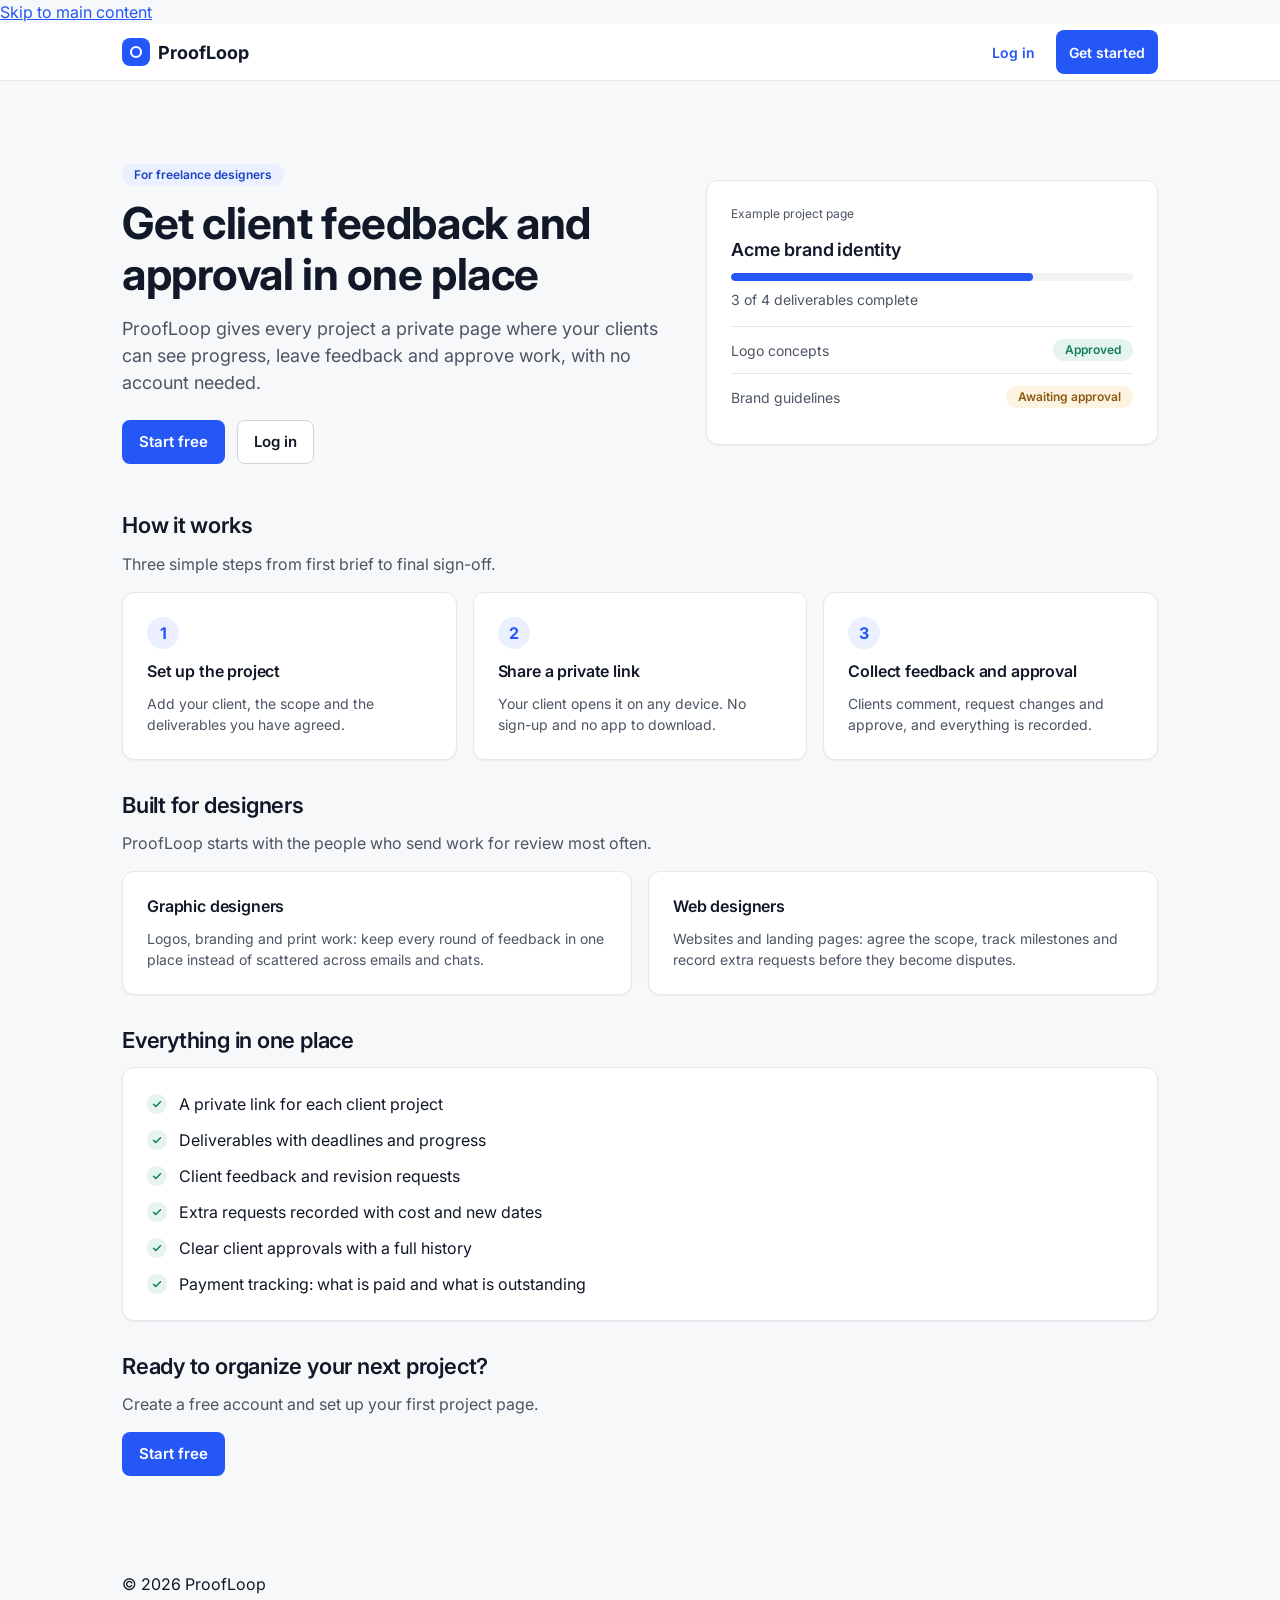
<file: public/index.html>
<!DOCTYPE html>
<html lang="en">
<head>
  <meta charset="UTF-8">
  <meta name="viewport" content="width=device-width, initial-scale=1">
  <title>ProofLoop — Client feedback and approval for freelance designers</title>
  <meta name="description" content="ProofLoop gives every freelance project a private page where clients can see progress, leave feedback and approve work.">
  <meta name="theme-color" content="#2457F5">

  <link rel="preconnect" href="https://fonts.googleapis.com">
  <link rel="preconnect" href="https://fonts.gstatic.com" crossorigin>
  <link href="https://fonts.googleapis.com/css2?family=Inter:wght@400;500;600;700&display=swap" rel="stylesheet">
  <link rel="stylesheet" href="assets/theme.css">
</head>
<body>

  <a class="skip-link" href="#main">Skip to main content</a>

  <header class="site-header">
    <div class="site-header-inner">
      <a class="brand" href="index.html"><span class="brand-mark"></span>ProofLoop</a>
      <nav class="site-header-actions" aria-label="Account">
        <a class="btn btn-ghost btn-sm" href="login.html">Log in</a>
        <a class="btn btn-primary btn-sm" href="register.html">Get started</a>
      </nav>
    </div>
  </header>

  <main id="main" class="page">

    <!-- HERO -->
    <section class="hero">
      <div class="hero-grid">
        <div>
          <span class="badge badge-active">For freelance designers</span>
          <h1>Get client feedback and approval in one place</h1>
          <p class="hero-lead">ProofLoop gives every project a private page where your clients can see progress, leave feedback and approve work, with no account needed.</p>
          <div class="hero-actions">
            <a class="btn btn-primary" href="register.html">Start free</a>
            <a class="btn btn-secondary" href="login.html">Log in</a>
          </div>
        </div>

        <!-- Example of what a client sees (sample content, not real data) -->
        <div class="card" aria-label="Example project page">
          <p class="text-caption">Example project page</p>
          <h2 class="card-title" style="font-size:18px">Acme brand identity</h2>
          <div class="progress" role="progressbar" aria-label="Project progress" aria-valuemin="0" aria-valuemax="100" aria-valuenow="75"><span style="width:75%"></span></div>
          <p class="text-secondary text-small" style="margin:var(--space-2) 0 var(--space-4)">3 of 4 deliverables complete</p>
          <div class="list-item-meta" style="padding:var(--space-3) 0;border-top:1px solid var(--border)">
            <span>Logo concepts</span><span class="badge badge-success">Approved</span>
          </div>
          <div class="list-item-meta" style="padding:var(--space-3) 0;border-top:1px solid var(--border)">
            <span>Brand guidelines</span><span class="badge badge-warning">Awaiting approval</span>
          </div>
        </div>
      </div>
    </section>

    <!-- HOW IT WORKS -->
    <section class="section">
      <h2>How it works</h2>
      <p class="section-intro">Three simple steps from first brief to final sign-off.</p>
      <div class="grid grid-steps">
        <div class="card">
          <div class="step-number" aria-hidden="true">1</div>
          <h3 class="card-title">Set up the project</h3>
          <p class="text-secondary text-small" style="margin:0">Add your client, the scope and the deliverables you have agreed.</p>
        </div>
        <div class="card">
          <div class="step-number" aria-hidden="true">2</div>
          <h3 class="card-title">Share a private link</h3>
          <p class="text-secondary text-small" style="margin:0">Your client opens it on any device. No sign-up and no app to download.</p>
        </div>
        <div class="card">
          <div class="step-number" aria-hidden="true">3</div>
          <h3 class="card-title">Collect feedback and approval</h3>
          <p class="text-secondary text-small" style="margin:0">Clients comment, request changes and approve, and everything is recorded.</p>
        </div>
      </div>
    </section>

    <!-- WHO IT'S FOR -->
    <section class="section">
      <h2>Built for designers</h2>
      <p class="section-intro">ProofLoop starts with the people who send work for review most often.</p>
      <div class="grid grid-cards">
        <div class="card">
          <h3 class="card-title">Graphic designers</h3>
          <p class="text-secondary text-small" style="margin:0">Logos, branding and print work: keep every round of feedback in one place instead of scattered across emails and chats.</p>
        </div>
        <div class="card">
          <h3 class="card-title">Web designers</h3>
          <p class="text-secondary text-small" style="margin:0">Websites and landing pages: agree the scope, track milestones and record extra requests before they become disputes.</p>
        </div>
      </div>
    </section>

    <!-- EVERYTHING IN ONE PLACE -->
    <section class="section">
      <h2>Everything in one place</h2>
      <div class="card">
        <ul class="feature-list">
          <li>A private link for each client project</li>
          <li>Deliverables with deadlines and progress</li>
          <li>Client feedback and revision requests</li>
          <li>Extra requests recorded with cost and new dates</li>
          <li>Clear client approvals with a full history</li>
          <li>Payment tracking: what is paid and what is outstanding</li>
        </ul>
      </div>
    </section>

    <!-- FINAL CALL TO ACTION -->
    <section class="section">
      <div class="cta-band">
        <h2>Ready to organize your next project?</h2>
        <p class="text-secondary">Create a free account and set up your first project page.</p>
        <a class="btn btn-primary" href="register.html">Start free</a>
      </div>
    </section>

  </main>

  <footer class="site-footer">
    <div class="page">
      <p>&copy; 2026 ProofLoop</p>
    </div>
  </footer>

</body>
            </html>
</file>
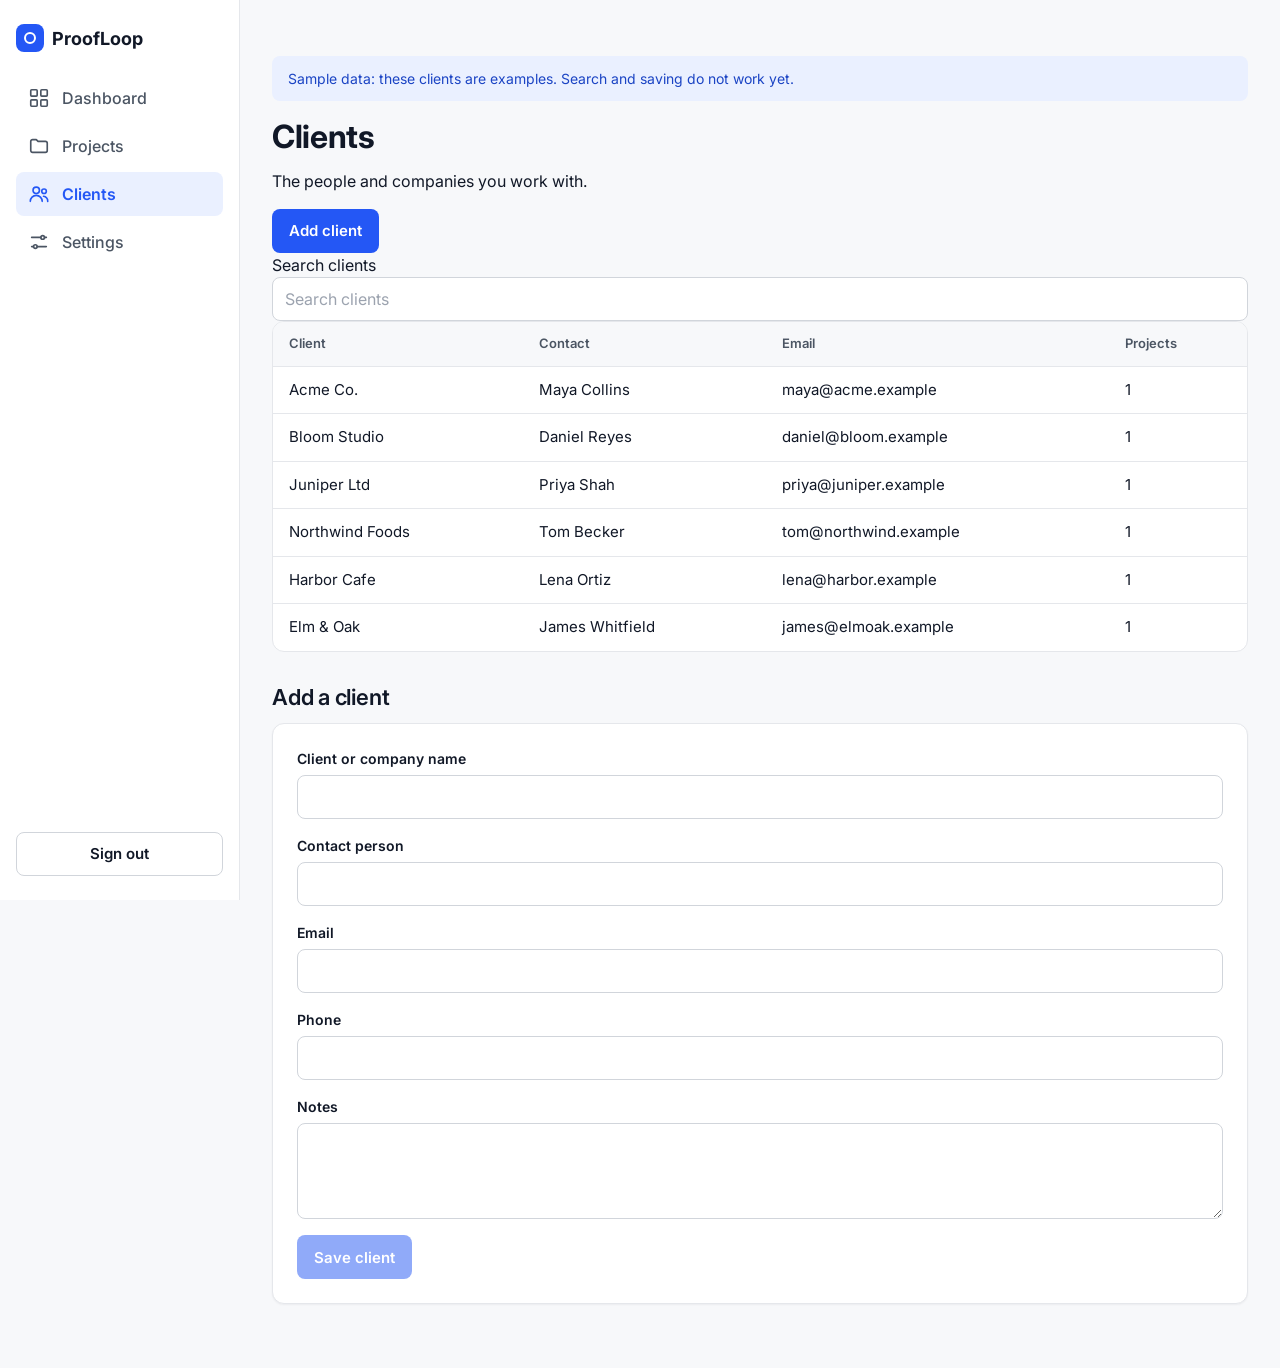
<file: public/clients.html>
<!DOCTYPE html>
<html lang="en">
<head>
  <meta charset="UTF-8">
  <meta name="viewport" content="width=device-width, initial-scale=1">
  <title>Clients — ProofLoop</title>
  <meta name="robots" content="noindex">
  <meta name="theme-color" content="#2457F5">

  <link rel="preconnect" href="https://fonts.googleapis.com">
  <link rel="preconnect" href="https://fonts.gstatic.com" crossorigin>
  <link href="https://fonts.googleapis.com/css2?family=Inter:wght@400;500;600;700&display=swap" rel="stylesheet">
  <link rel="stylesheet" href="assets/theme.css">
</head>
<body>

  <a class="skip-link" href="#main">Skip to main content</a>

  <svg width="0" height="0" style="position:absolute" aria-hidden="true" focusable="false">
    <symbol id="i-dashboard" viewBox="0 0 24 24"><rect x="3" y="3" width="7" height="7" rx="1"/><rect x="14" y="3" width="7" height="7" rx="1"/><rect x="3" y="14" width="7" height="7" rx="1"/><rect x="14" y="14" width="7" height="7" rx="1"/></symbol>
    <symbol id="i-projects" viewBox="0 0 24 24"><path d="M3 7a2 2 0 0 1 2-2h4l2 2h8a2 2 0 0 1 2 2v8a2 2 0 0 1-2 2H5a2 2 0 0 1-2-2z"/></symbol>
    <symbol id="i-clients" viewBox="0 0 24 24"><circle cx="9" cy="8" r="3.5"/><path d="M2.5 20a6.5 6.5 0 0 1 13 0"/><circle cx="17.5" cy="9" r="2.5"/><path d="M17 14.5a5 5 0 0 1 4.5 5.5"/></symbol>
    <symbol id="i-settings" viewBox="0 0 24 24"><path d="M4 7h10M18 7h2M4 17h2M10 17h10"/><circle cx="16" cy="7" r="2"/><circle cx="8" cy="17" r="2"/></symbol>
  </svg>

  <aside class="sidebar">
    <a class="brand" href="dashboard.html"><span class="brand-mark"></span>ProofLoop</a>
    <nav aria-label="Main">
      <a class="nav-link" href="dashboard.html"><svg class="nav-icon" aria-hidden="true" focusable="false"><use href="#i-dashboard"/></svg>Dashboard</a>
      <a class="nav-link" href="projects.html"><svg class="nav-icon" aria-hidden="true" focusable="false"><use href="#i-projects"/></svg>Projects</a>
      <a class="nav-link" href="clients.html" aria-current="page"><svg class="nav-icon" aria-hidden="true" focusable="false"><use href="#i-clients"/></svg>Clients</a>
      <a class="nav-link" href="settings.html"><svg class="nav-icon" aria-hidden="true" focusable="false"><use href="#i-settings"/></svg>Settings</a>
    </nav>
    <div class="sidebar-footer">
      <a class="btn btn-secondary btn-block" href="login.html">Sign out</a>
    </div>
  </aside>

  <div class="app-main">

    <header class="topbar">
      <a class="brand" href="dashboard.html"><span class="brand-mark"></span>ProofLoop</a>
    </header>

    <main id="main" class="page">

      <p class="notice" role="note">Sample data: these clients are examples. Search and saving do not work yet.</p>

      <div class="page-header">
        <div>
          <h1>Clients</h1>
          <p>The people and companies you work with.</p>
        </div>
        <a class="btn btn-primary" href="#add-client">Add client</a>
      </div>

      <form class="toolbar" role="search" onsubmit="return false" style="grid-template-columns:1fr">
        <div>
          <label class="visually-hidden" for="client-search">Search clients</label>
          <input class="input" id="client-search" type="search" placeholder="Search clients">
        </div>
      </form>

      <section class="section" aria-label="Client list">
        <!-- Cards on phones -->
        <div class="only-mobile">
          <div class="list-item">
            <p class="list-item-title">Acme Co.</p>
            <div class="list-item-meta"><span>Maya Collins</span><span>1 project</span></div>
          </div>
          <div class="list-item">
            <p class="list-item-title">Bloom Studio</p>
            <div class="list-item-meta"><span>Daniel Reyes</span><span>1 project</span></div>
          </div>
          <div class="list-item">
            <p class="list-item-title">Juniper Ltd</p>
            <div class="list-item-meta"><span>Priya Shah</span><span>1 project</span></div>
          </div>
          <div class="list-item">
            <p class="list-item-title">Northwind Foods</p>
            <div class="list-item-meta"><span>Tom Becker</span><span>1 project</span></div>
          </div>
          <div class="list-item">
            <p class="list-item-title">Harbor Cafe</p>
            <div class="list-item-meta"><span>Lena Ortiz</span><span>1 project</span></div>
          </div>
          <div class="list-item">
            <p class="list-item-title">Elm &amp; Oak</p>
            <div class="list-item-meta"><span>James Whitfield</span><span>1 project</span></div>
          </div>
        </div>

        <!-- Table on desktop -->
        <div class="only-desktop">
          <div class="table-wrap">
            <table class="table">
              <thead><tr><th>Client</th><th>Contact</th><th>Email</th><th>Projects</th></tr></thead>
              <tbody>
                <tr><td>Acme Co.</td><td>Maya Collins</td><td>maya@acme.example</td><td>1</td></tr>
                <tr><td>Bloom Studio</td><td>Daniel Reyes</td><td>daniel@bloom.example</td><td>1</td></tr>
                <tr><td>Juniper Ltd</td><td>Priya Shah</td><td>priya@juniper.example</td><td>1</td></tr>
                <tr><td>Northwind Foods</td><td>Tom Becker</td><td>tom@northwind.example</td><td>1</td></tr>
                <tr><td>Harbor Cafe</td><td>Lena Ortiz</td><td>lena@harbor.example</td><td>1</td></tr>
                <tr><td>Elm &amp; Oak</td><td>James Whitfield</td><td>james@elmoak.example</td><td>1</td></tr>
              </tbody>
            </table>
          </div>
        </div>
      </section>

      <!-- ADD CLIENT FORM (layout preview only) -->
      <section class="section" id="add-client">
        <h2>Add a client</h2>
        <div class="card">
          <form onsubmit="return false">
            <div class="form-grid">
              <div class="form-group span-2">
                <label class="label" for="ac-name">Client or company name</label>
                <input class="input" id="ac-name" type="text" required>
              </div>
              <div class="form-group">
                <label class="label" for="ac-contact">Contact person</label>
                <input class="input" id="ac-contact" type="text" autocomplete="off">
              </div>
              <div class="form-group">
                <label class="label" for="ac-email">Email</label>
                <input class="input" id="ac-email" type="email" autocomplete="off" autocapitalize="none" spellcheck="false">
              </div>
              <div class="form-group">
                <label class="label" for="ac-phone">Phone</label>
                <input class="input" id="ac-phone" type="tel" autocomplete="off">
              </div>
              <div class="form-group"></div>
              <div class="form-group span-2">
                <label class="label" for="ac-notes">Notes</label>
                <textarea class="textarea" id="ac-notes"></textarea>
              </div>
            </div>
            <!-- Not connected yet -->
            <button class="btn btn-primary" type="button" aria-disabled="true">Save client</button>
          </form>
        </div>
      </section>

    </main>
  </div>

  <nav class="bottom-nav" aria-label="Main">
    <a href="dashboard.html"><svg class="nav-icon" aria-hidden="true" focusable="false"><use href="#i-dashboard"/></svg>Dashboard</a>
    <a href="projects.html"><svg class="nav-icon" aria-hidden="true" focusable="false"><use href="#i-projects"/></svg>Projects</a>
    <a href="clients.html" aria-current="page"><svg class="nav-icon" aria-hidden="true" focusable="false"><use href="#i-clients"/></svg>Clients</a>
    <a href="settings.html"><svg class="nav-icon" aria-hidden="true" focusable="false"><use href="#i-settings"/></svg>Settings</a>
  </nav>

</body>
  </html>
</file>
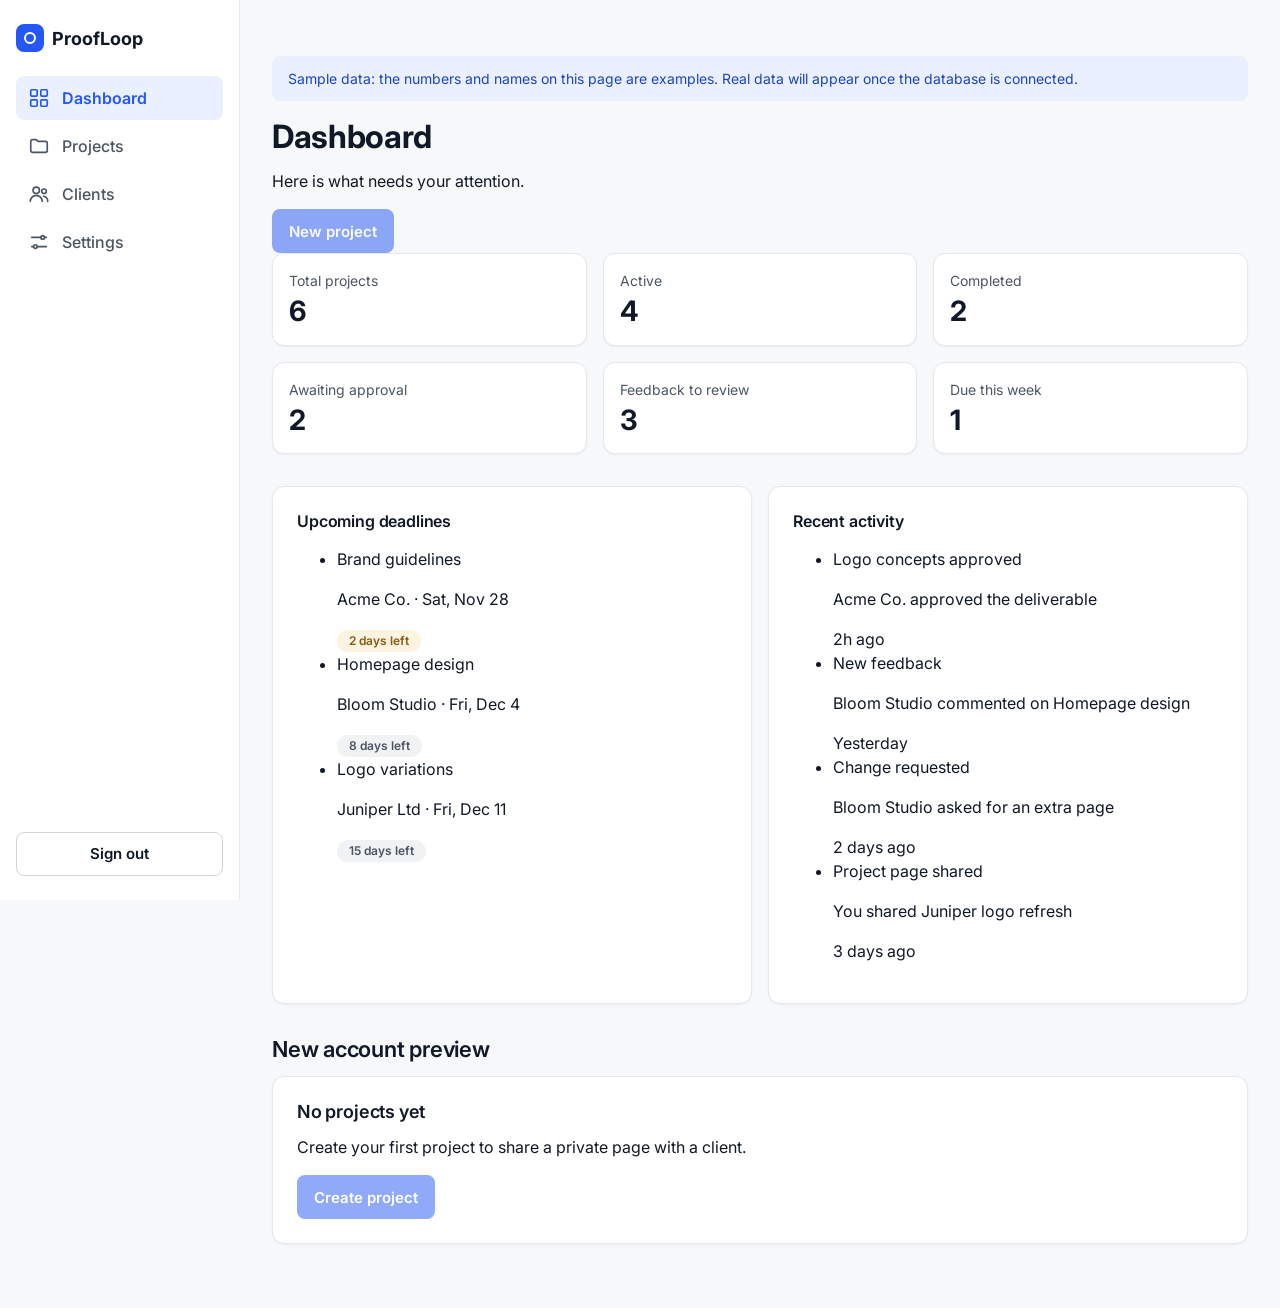
<file: public/dashboard.html>
<!DOCTYPE html>
<html lang="en">
<head>
  <meta charset="UTF-8">
  <meta name="viewport" content="width=device-width, initial-scale=1">
  <title>Dashboard — ProofLoop</title>
  <meta name="robots" content="noindex">
  <meta name="theme-color" content="#2457F5">

  <link rel="preconnect" href="https://fonts.googleapis.com">
  <link rel="preconnect" href="https://fonts.gstatic.com" crossorigin>
  <link href="https://fonts.googleapis.com/css2?family=Inter:wght@400;500;600;700&display=swap" rel="stylesheet">
  <link rel="stylesheet" href="assets/theme.css">
</head>
<body>

  <a class="skip-link" href="#main">Skip to main content</a>

  <!-- Icon set: defined once, reused in both navigation bars -->
  <svg width="0" height="0" style="position:absolute" aria-hidden="true" focusable="false">
    <symbol id="i-dashboard" viewBox="0 0 24 24"><rect x="3" y="3" width="7" height="7" rx="1"/><rect x="14" y="3" width="7" height="7" rx="1"/><rect x="3" y="14" width="7" height="7" rx="1"/><rect x="14" y="14" width="7" height="7" rx="1"/></symbol>
    <symbol id="i-projects" viewBox="0 0 24 24"><path d="M3 7a2 2 0 0 1 2-2h4l2 2h8a2 2 0 0 1 2 2v8a2 2 0 0 1-2 2H5a2 2 0 0 1-2-2z"/></symbol>
    <symbol id="i-clients" viewBox="0 0 24 24"><circle cx="9" cy="8" r="3.5"/><path d="M2.5 20a6.5 6.5 0 0 1 13 0"/><circle cx="17.5" cy="9" r="2.5"/><path d="M17 14.5a5 5 0 0 1 4.5 5.5"/></symbol>
    <symbol id="i-settings" viewBox="0 0 24 24"><path d="M4 7h10M18 7h2M4 17h2M10 17h10"/><circle cx="16" cy="7" r="2"/><circle cx="8" cy="17" r="2"/></symbol>
  </svg>

  <!-- Desktop sidebar (hidden on phones) -->
  <aside class="sidebar">
    <a class="brand" href="dashboard.html"><span class="brand-mark"></span>ProofLoop</a>
    <nav aria-label="Main">
      <a class="nav-link" href="dashboard.html" aria-current="page"><svg class="nav-icon" aria-hidden="true" focusable="false"><use href="#i-dashboard"/></svg>Dashboard</a>
      <a class="nav-link" href="projects.html"><svg class="nav-icon" aria-hidden="true" focusable="false"><use href="#i-projects"/></svg>Projects</a>
      <a class="nav-link" href="clients.html"><svg class="nav-icon" aria-hidden="true" focusable="false"><use href="#i-clients"/></svg>Clients</a>
      <a class="nav-link" href="settings.html"><svg class="nav-icon" aria-hidden="true" focusable="false"><use href="#i-settings"/></svg>Settings</a>
    </nav>
    <div class="sidebar-footer">
      <a class="btn btn-secondary btn-block" href="login.html">Sign out</a>
    </div>
  </aside>

  <div class="app-main">

    <!-- Phone top bar (hidden on desktop) -->
    <header class="topbar">
      <a class="brand" href="dashboard.html"><span class="brand-mark"></span>ProofLoop</a>
    </header>

    <main id="main" class="page">

      <p class="notice" role="note">Sample data: the numbers and names on this page are examples. Real data will appear once the database is connected.</p>

      <div class="page-header">
        <div>
          <h1>Dashboard</h1>
          <p>Here is what needs your attention.</p>
        </div>
        <!-- Not connected yet: project creation comes in a later step -->
        <button class="btn btn-primary" type="button" aria-disabled="true">New project</button>
      </div>

      <!-- SUMMARY NUMBERS -->
      <section class="section" aria-label="Summary">
        <div class="grid grid-stats">
          <div class="card stat-card"><p class="stat-label">Total projects</p><p class="stat-value">6</p></div>
          <div class="card stat-card"><p class="stat-label">Active</p><p class="stat-value">4</p></div>
          <div class="card stat-card"><p class="stat-label">Completed</p><p class="stat-value">2</p></div>
          <div class="card stat-card"><p class="stat-label">Awaiting approval</p><p class="stat-value">2</p></div>
          <div class="card stat-card"><p class="stat-label">Feedback to review</p><p class="stat-value">3</p></div>
          <div class="card stat-card"><p class="stat-label">Due this week</p><p class="stat-value">1</p></div>
        </div>
      </section>

      <!-- DEADLINES + ACTIVITY -->
      <section class="section">
        <div class="grid grid-cards">

          <div class="card">
            <h2 class="card-title">Upcoming deadlines</h2>
            <ul class="item-list">
              <li>
                <div>
                  <p class="item-title">Brand guidelines</p>
                  <p class="item-meta">Acme Co. &middot; Sat, Nov 28</p>
                </div>
                <div class="item-end"><span class="badge badge-warning">2 days left</span></div>
              </li>
              <li>
                <div>
                  <p class="item-title">Homepage design</p>
                  <p class="item-meta">Bloom Studio &middot; Fri, Dec 4</p>
                </div>
                <div class="item-end"><span class="badge badge-neutral">8 days left</span></div>
              </li>
              <li>
                <div>
                  <p class="item-title">Logo variations</p>
                  <p class="item-meta">Juniper Ltd &middot; Fri, Dec 11</p>
                </div>
                <div class="item-end"><span class="badge badge-neutral">15 days left</span></div>
              </li>
            </ul>
          </div>

          <div class="card">
            <h2 class="card-title">Recent activity</h2>
            <ul class="item-list">
              <li>
                <div>
                  <p class="item-title">Logo concepts approved</p>
                  <p class="item-meta">Acme Co. approved the deliverable</p>
                </div>
                <div class="item-end"><span class="item-meta">2h ago</span></div>
              </li>
              <li>
                <div>
                  <p class="item-title">New feedback</p>
                  <p class="item-meta">Bloom Studio commented on Homepage design</p>
                </div>
                <div class="item-end"><span class="item-meta">Yesterday</span></div>
              </li>
              <li>
                <div>
                  <p class="item-title">Change requested</p>
                  <p class="item-meta">Bloom Studio asked for an extra page</p>
                </div>
                <div class="item-end"><span class="item-meta">2 days ago</span></div>
              </li>
              <li>
                <div>
                  <p class="item-title">Project page shared</p>
                  <p class="item-meta">You shared Juniper logo refresh</p>
                </div>
                <div class="item-end"><span class="item-meta">3 days ago</span></div>
              </li>
            </ul>
          </div>

        </div>
      </section>

      <!-- EMPTY STATE EXAMPLE: what a brand-new account will see instead of the lists above.
           This block is for design review only and will be removed when real data is connected. -->
      <section class="section">
        <h2>New account preview</h2>
        <div class="card empty-state">
          <h3>No projects yet</h3>
          <p>Create your first project to share a private page with a client.</p>
          <button class="btn btn-primary" type="button" aria-disabled="true">Create project</button>
        </div>
      </section>

    </main>
  </div>

  <!-- Phone bottom tab bar (hidden on desktop) -->
  <nav class="bottom-nav" aria-label="Main">
    <a href="dashboard.html" aria-current="page"><svg class="nav-icon" aria-hidden="true" focusable="false"><use href="#i-dashboard"/></svg>Dashboard</a>
    <a href="projects.html"><svg class="nav-icon" aria-hidden="true" focusable="false"><use href="#i-projects"/></svg>Projects</a>
    <a href="clients.html"><svg class="nav-icon" aria-hidden="true" focusable="false"><use href="#i-clients"/></svg>Clients</a>
    <a href="settings.html"><svg class="nav-icon" aria-hidden="true" focusable="false"><use href="#i-settings"/></svg>Settings</a>
  </nav>

</body>
                                                                                                                                                       </html>
</file>
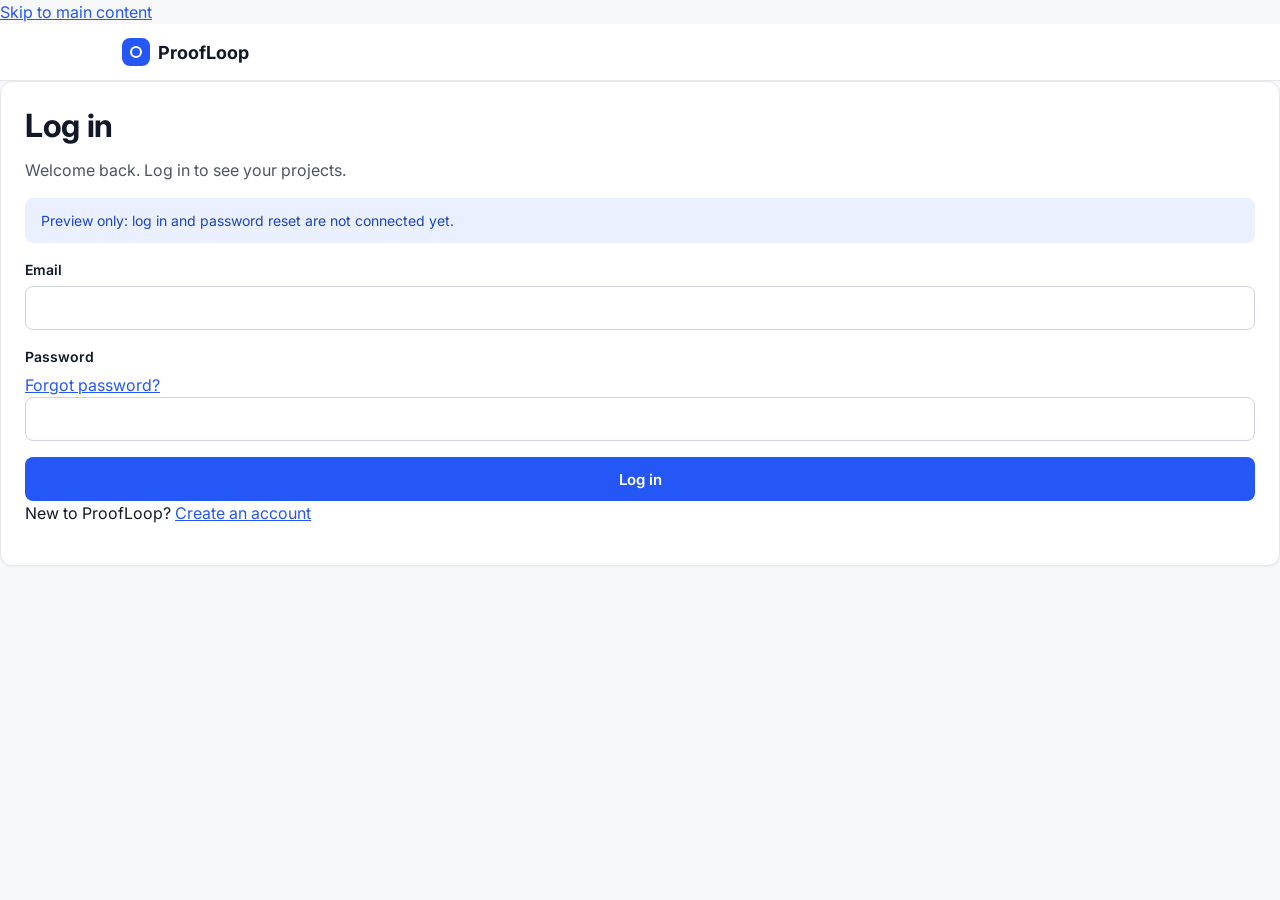
<file: public/login.html>
<!DOCTYPE html>
<html lang="en">
<head>
  <meta charset="UTF-8">
  <meta name="viewport" content="width=device-width, initial-scale=1">
  <title>Log in — ProofLoop</title>
  <meta name="theme-color" content="#2457F5">

  <link rel="preconnect" href="https://fonts.googleapis.com">
  <link rel="preconnect" href="https://fonts.gstatic.com" crossorigin>
  <link href="https://fonts.googleapis.com/css2?family=Inter:wght@400;500;600;700&display=swap" rel="stylesheet">
  <link rel="stylesheet" href="assets/theme.css">
</head>
<body>

  <a class="skip-link" href="#main">Skip to main content</a>

  <header class="site-header">
    <div class="site-header-inner">
      <a class="brand" href="index.html"><span class="brand-mark"></span>ProofLoop</a>
    </div>
  </header>

  <main id="main" class="auth-page">
    <div class="card auth-card">
      <h1>Log in</h1>
      <p class="text-secondary">Welcome back. Log in to see your projects.</p>

      <p class="notice" role="note">Preview only: log in and password reset are not connected yet.</p>

      <!-- Layout only. Firebase login will be connected in Phase 2. -->
      <form onsubmit="return false">
        <div class="form-group">
          <label class="label" for="login-email">Email</label>
          <input class="input" id="login-email" name="email" type="email" autocomplete="email" autocapitalize="none" spellcheck="false" required>
        </div>
        <div class="form-group">
          <div class="label-row">
            <label class="label" for="login-password">Password</label>
            <a href="#">Forgot password?</a>
          </div>
          <input class="input" id="login-password" name="password" type="password" autocomplete="current-password" required>
        </div>
        <button class="btn btn-primary btn-block" type="submit">Log in</button>
      </form>

      <p class="auth-footer">New to ProofLoop? <a href="register.html">Create an account</a></p>
    </div>
  </main>

</body>
</html>
</file>
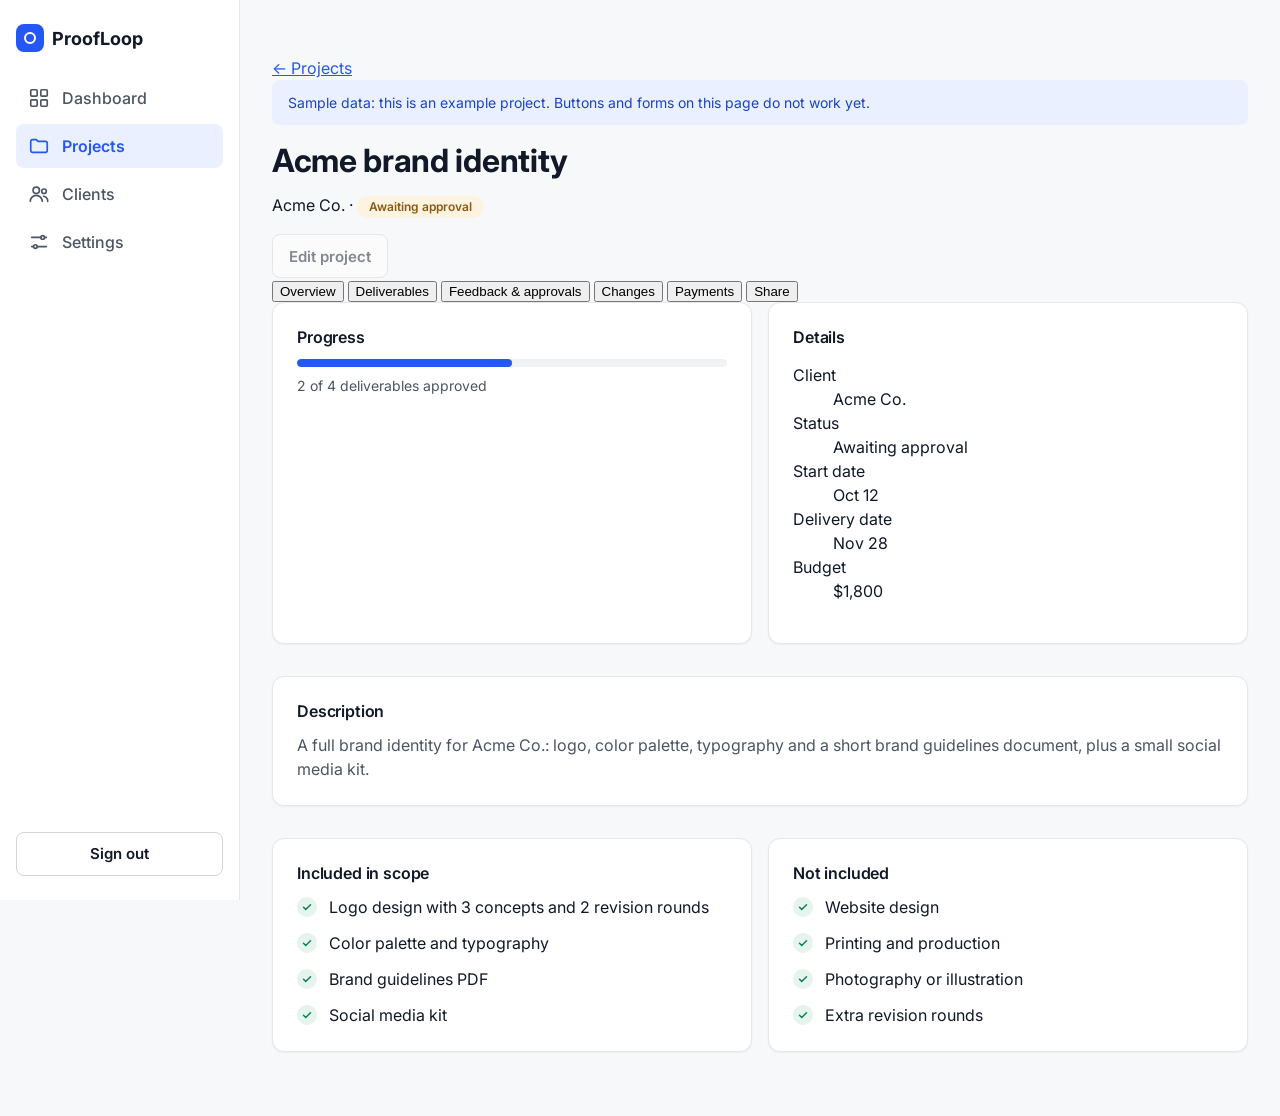
<file: public/project.html>
<!DOCTYPE html>
<html lang="en">
<head>
  <meta charset="UTF-8">
  <meta name="viewport" content="width=device-width, initial-scale=1">
  <title>Acme brand identity — ProofLoop</title>
  <meta name="robots" content="noindex">
  <meta name="theme-color" content="#2457F5">

  <link rel="preconnect" href="https://fonts.googleapis.com">
  <link rel="preconnect" href="https://fonts.gstatic.com" crossorigin>
  <link href="https://fonts.googleapis.com/css2?family=Inter:wght@400;500;600;700&display=swap" rel="stylesheet">
  <link rel="stylesheet" href="assets/theme.css">
</head>
<body>

  <a class="skip-link" href="#main">Skip to main content</a>

  <svg width="0" height="0" style="position:absolute" aria-hidden="true" focusable="false">
    <symbol id="i-dashboard" viewBox="0 0 24 24"><rect x="3" y="3" width="7" height="7" rx="1"/><rect x="14" y="3" width="7" height="7" rx="1"/><rect x="3" y="14" width="7" height="7" rx="1"/><rect x="14" y="14" width="7" height="7" rx="1"/></symbol>
    <symbol id="i-projects" viewBox="0 0 24 24"><path d="M3 7a2 2 0 0 1 2-2h4l2 2h8a2 2 0 0 1 2 2v8a2 2 0 0 1-2 2H5a2 2 0 0 1-2-2z"/></symbol>
    <symbol id="i-clients" viewBox="0 0 24 24"><circle cx="9" cy="8" r="3.5"/><path d="M2.5 20a6.5 6.5 0 0 1 13 0"/><circle cx="17.5" cy="9" r="2.5"/><path d="M17 14.5a5 5 0 0 1 4.5 5.5"/></symbol>
    <symbol id="i-settings" viewBox="0 0 24 24"><path d="M4 7h10M18 7h2M4 17h2M10 17h10"/><circle cx="16" cy="7" r="2"/><circle cx="8" cy="17" r="2"/></symbol>
  </svg>

  <aside class="sidebar">
    <a class="brand" href="dashboard.html"><span class="brand-mark"></span>ProofLoop</a>
    <nav aria-label="Main">
      <a class="nav-link" href="dashboard.html"><svg class="nav-icon" aria-hidden="true" focusable="false"><use href="#i-dashboard"/></svg>Dashboard</a>
      <a class="nav-link" href="projects.html" aria-current="page"><svg class="nav-icon" aria-hidden="true" focusable="false"><use href="#i-projects"/></svg>Projects</a>
      <a class="nav-link" href="clients.html"><svg class="nav-icon" aria-hidden="true" focusable="false"><use href="#i-clients"/></svg>Clients</a>
      <a class="nav-link" href="settings.html"><svg class="nav-icon" aria-hidden="true" focusable="false"><use href="#i-settings"/></svg>Settings</a>
    </nav>
    <div class="sidebar-footer">
      <a class="btn btn-secondary btn-block" href="login.html">Sign out</a>
    </div>
  </aside>

  <div class="app-main">

    <header class="topbar">
      <a class="brand" href="dashboard.html"><span class="brand-mark"></span>ProofLoop</a>
    </header>

    <main id="main" class="page">

      <a class="back-link" href="projects.html">&larr; Projects</a>

      <p class="notice" role="note">Sample data: this is an example project. Buttons and forms on this page do not work yet.</p>

      <div class="page-header">
        <div>
          <h1>Acme brand identity</h1>
          <p>Acme Co. &middot; <span class="badge badge-warning">Awaiting approval</span></p>
        </div>
        <button class="btn btn-secondary" type="button" aria-disabled="true">Edit project</button>
      </div>

      <!-- TABS -->
      <div class="tabs" role="tablist" aria-label="Project sections">
        <button class="tab" role="tab" type="button" id="tab-overview" aria-controls="panel-overview" aria-selected="true">Overview</button>
        <button class="tab" role="tab" type="button" id="tab-deliverables" aria-controls="panel-deliverables" aria-selected="false" tabindex="-1">Deliverables</button>
        <button class="tab" role="tab" type="button" id="tab-feedback" aria-controls="panel-feedback" aria-selected="false" tabindex="-1">Feedback &amp; approvals</button>
        <button class="tab" role="tab" type="button" id="tab-changes" aria-controls="panel-changes" aria-selected="false" tabindex="-1">Changes</button>
        <button class="tab" role="tab" type="button" id="tab-payments" aria-controls="panel-payments" aria-selected="false" tabindex="-1">Payments</button>
        <button class="tab" role="tab" type="button" id="tab-share" aria-controls="panel-share" aria-selected="false" tabindex="-1">Share</button>
      </div>

      <!-- OVERVIEW -->
      <div role="tabpanel" id="panel-overview" aria-labelledby="tab-overview">
        <div class="grid grid-cards section">
          <div class="card">
            <h2 class="card-title">Progress</h2>
            <div class="progress" role="progressbar" aria-label="Project progress" aria-valuemin="0" aria-valuemax="100" aria-valuenow="50"><span style="width:50%"></span></div>
            <p class="text-secondary text-small" style="margin:var(--space-2) 0 0">2 of 4 deliverables approved</p>
          </div>
          <div class="card">
            <h2 class="card-title">Details</h2>
            <dl class="detail-list">
              <div><dt>Client</dt><dd>Acme Co.</dd></div>
              <div><dt>Status</dt><dd>Awaiting approval</dd></div>
              <div><dt>Start date</dt><dd>Oct 12</dd></div>
              <div><dt>Delivery date</dt><dd>Nov 28</dd></div>
              <div><dt>Budget</dt><dd>$1,800</dd></div>
            </dl>
          </div>
        </div>
        <div class="card section">
          <h2 class="card-title">Description</h2>
          <p class="text-secondary" style="margin:0">A full brand identity for Acme Co.: logo, color palette, typography and a short brand guidelines document, plus a small social media kit.</p>
        </div>
        <div class="grid grid-cards section">
          <div class="card">
            <h2 class="card-title">Included in scope</h2>
            <ul class="feature-list">
              <li>Logo design with 3 concepts and 2 revision rounds</li>
              <li>Color palette and typography</li>
              <li>Brand guidelines PDF</li>
              <li>Social media kit</li>
            </ul>
          </div>
          <div class="card">
            <h2 class="card-title">Not included</h2>
            <ul class="feature-list is-excluded">
              <li>Website design</li>
              <li>Printing and production</li>
              <li>Photography or illustration</li>
              <li>Extra revision rounds</li>
            </ul>
          </div>
        </div>
      </div>

      <!-- DELIVERABLES -->
      <div role="tabpanel" id="panel-deliverables" aria-labelledby="tab-deliverables" hidden>
        <div class="card section">
          <h2 class="card-title">Deliverables</h2>
          <ul class="item-list">
            <li>
              <div><p class="item-title">Logo concepts</p><p class="item-meta">Due Nov 14</p></div>
              <div class="item-end"><span class="badge badge-success">Approved</span></div>
            </li>
            <li>
              <div><p class="item-title">Color palette and typography</p><p class="item-meta">Due Nov 20</p></div>
              <div class="item-end"><span class="badge badge-success">Approved</span></div>
            </li>
            <li>
              <div><p class="item-title">Brand guidelines PDF</p><p class="item-meta">Due Nov 28</p></div>
              <div class="item-end"><span class="badge badge-warning">Awaiting approval</span></div>
            </li>
            <li>
              <div><p class="item-title">Social media kit</p><p class="item-meta">Due Nov 28</p></div>
              <div class="item-end"><span class="badge badge-active">In progress</span></div>
            </li>
          </ul>
        </div>
        <button class="btn btn-secondary" type="button" aria-disabled="true">Add deliverable</button>
      </div>

      <!-- FEEDBACK AND APPROVALS -->
      <div role="tabpanel" id="panel-feedback" aria-labelledby="tab-feedback" hidden>
        <div class="grid grid-cards section">
          <div class="card">
            <h2 class="card-title">Approval requests</h2>
            <ul class="item-list">
              <li>
                <div><p class="item-title">Brand guidelines PDF</p><p class="item-meta">Requested Nov 24</p></div>
                <div class="item-end"><span class="badge badge-warning">Awaiting approval</span></div>
              </li>
            </ul>
          </div>
          <div class="card">
            <h2 class="card-title">Client feedback</h2>
            <ul class="item-list">
              <li>
                <div>
                  <p class="item-title">Maya Collins &middot; Nov 25</p>
                  <p class="item-meta">On Brand guidelines PDF: &ldquo;Could the green be a little darker on page 4?&rdquo;</p>
                </div>
                <div class="item-end"><span class="badge badge-warning">Revision requested</span></div>
              </li>
            </ul>
          </div>
        </div>
        <div class="card section">
          <h2 class="card-title">Activity history</h2>
          <ul class="item-list">
            <li><div><p class="item-title">Logo concepts approved</p><p class="item-meta">Acme Co.</p></div><div class="item-end"><span class="item-meta">Nov 26</span></div></li>
            <li><div><p class="item-title">Feedback received</p><p class="item-meta">Brand guidelines PDF</p></div><div class="item-end"><span class="item-meta">Nov 25</span></div></li>
            <li><div><p class="item-title">Approval requested</p><p class="item-meta">Brand guidelines PDF</p></div><div class="item-end"><span class="item-meta">Nov 24</span></div></li>
            <li><div><p class="item-title">Color palette and typography approved</p><p class="item-meta">Acme Co.</p></div><div class="item-end"><span class="item-meta">Nov 22</span></div></li>
          </ul>
        </div>
      </div>

      <!-- CHANGE REQUESTS -->
      <div role="tabpanel" id="panel-changes" aria-labelledby="tab-changes" hidden>
        <div class="card section">
          <h2 class="card-title">Change requests</h2>
          <ul class="item-list">
            <li>
              <div>
                <p class="item-title">Business card design</p>
                <p class="item-meta">Requested Nov 23 &middot; +$150 &middot; New delivery date Dec 4</p>
              </div>
              <div class="item-end"><span class="badge badge-warning">Awaiting client</span></div>
            </li>
            <li>
              <div>
                <p class="item-title">Extra logo color variation</p>
                <p class="item-meta">Requested Nov 15 &middot; +$50 &middot; Delivery date unchanged</p>
              </div>
              <div class="item-end"><span class="badge badge-success">Accepted</span></div>
            </li>
          </ul>
        </div>
        <button class="btn btn-secondary" type="button" aria-disabled="true">Record a change request</button>
      </div>

      <!-- PAYMENTS -->
      <div role="tabpanel" id="panel-payments" aria-labelledby="tab-payments" hidden>
        <div class="grid grid-steps section">
          <div class="card stat-card"><p class="stat-label">Budget</p><p class="stat-value">$1,800</p></div>
          <div class="card stat-card"><p class="stat-label">Paid</p><p class="stat-value">$900</p></div>
          <div class="card stat-card"><p class="stat-label">Outstanding</p><p class="stat-value">$900</p></div>
        </div>
        <div class="card section">
          <h2 class="card-title">Payment history <span class="badge badge-warning">Partially paid</span></h2>
          <ul class="item-list">
            <li>
              <div><p class="item-title">Deposit (50%)</p><p class="item-meta">Oct 12 &middot; Note: bank transfer</p></div>
              <div class="item-end"><span class="item-title">$900</span></div>
            </li>
          </ul>
        </div>
        <p class="text-secondary text-small">ProofLoop keeps a record of payments you enter. It does not collect or process payments.</p>
        <button class="btn btn-secondary" type="button" aria-disabled="true">Record a payment</button>
      </div>

      <!-- SHARE -->
      <div role="tabpanel" id="panel-share" aria-labelledby="tab-share" hidden>
        <p class="notice" role="note">The client page is not built yet. This tab shows the planned layout, and the link below is only an example.</p>
        <div class="card section">
          <h2 class="card-title">Client page link <span class="badge badge-success">Sharing on (example)</span></h2>
          <p class="text-secondary text-small">Anyone with this link can view this project page. You can revoke the link at any time to stop access.</p>
          <div class="form-group">
            <label class="label" for="share-link">Private link</label>
            <input class="input" id="share-link" type="text" value="https://example.com/p/sample-link-only" readonly>
          </div>
          <div class="row">
            <button class="btn btn-primary" type="button" aria-disabled="true">Copy link</button>
            <button class="btn btn-danger" type="button" aria-disabled="true">Revoke link</button>
          </div>
        </div>
      </div>

    </main>
  </div>

  <nav class="bottom-nav" aria-label="Main">
    <a href="dashboard.html"><svg class="nav-icon" aria-hidden="true" focusable="false"><use href="#i-dashboard"/></svg>Dashboard</a>
    <a href="projects.html" aria-current="page"><svg class="nav-icon" aria-hidden="true" focusable="false"><use href="#i-projects"/></svg>Projects</a>
    <a href="clients.html"><svg class="nav-icon" aria-hidden="true" focusable="false"><use href="#i-clients"/></svg>Clients</a>
    <a href="settings.html"><svg class="nav-icon" aria-hidden="true" focusable="false"><use href="#i-settings"/></svg>Settings</a>
  </nav>

  <!-- Tab switching: click a tab, or use the left/right arrow keys -->
  <script>
    (function () {
      var tabs = [].slice.call(document.querySelectorAll('[role="tab"]'));

      function selectTab(selected) {
        tabs.forEach(function (tab) {
          var isSelected = tab === selected;
          tab.setAttribute('aria-selected', isSelected ? 'true' : 'false');
          tab.tabIndex = isSelected ? 0 : -1;
          document.getElementById(tab.getAttribute('aria-controls')).hidden = !isSelected;
        });
      }

      tabs.forEach(function (tab, index) {
        tab.addEventListener('click', function () { selectTab(tab); });
        tab.addEventListener('keydown', function (event) {
          var next = null;
          if (event.key === 'ArrowRight') { next = tabs[(index + 1) % tabs.length]; }
          if (event.key === 'ArrowLeft') { next = tabs[(index - 1 + tabs.length) % tabs.length]; }
          if (next) {
            event.preventDefault();
            selectTab(next);
            next.focus();
          }
        });
      });
    })();
  </script>

</body>
                                         </html>
</file>
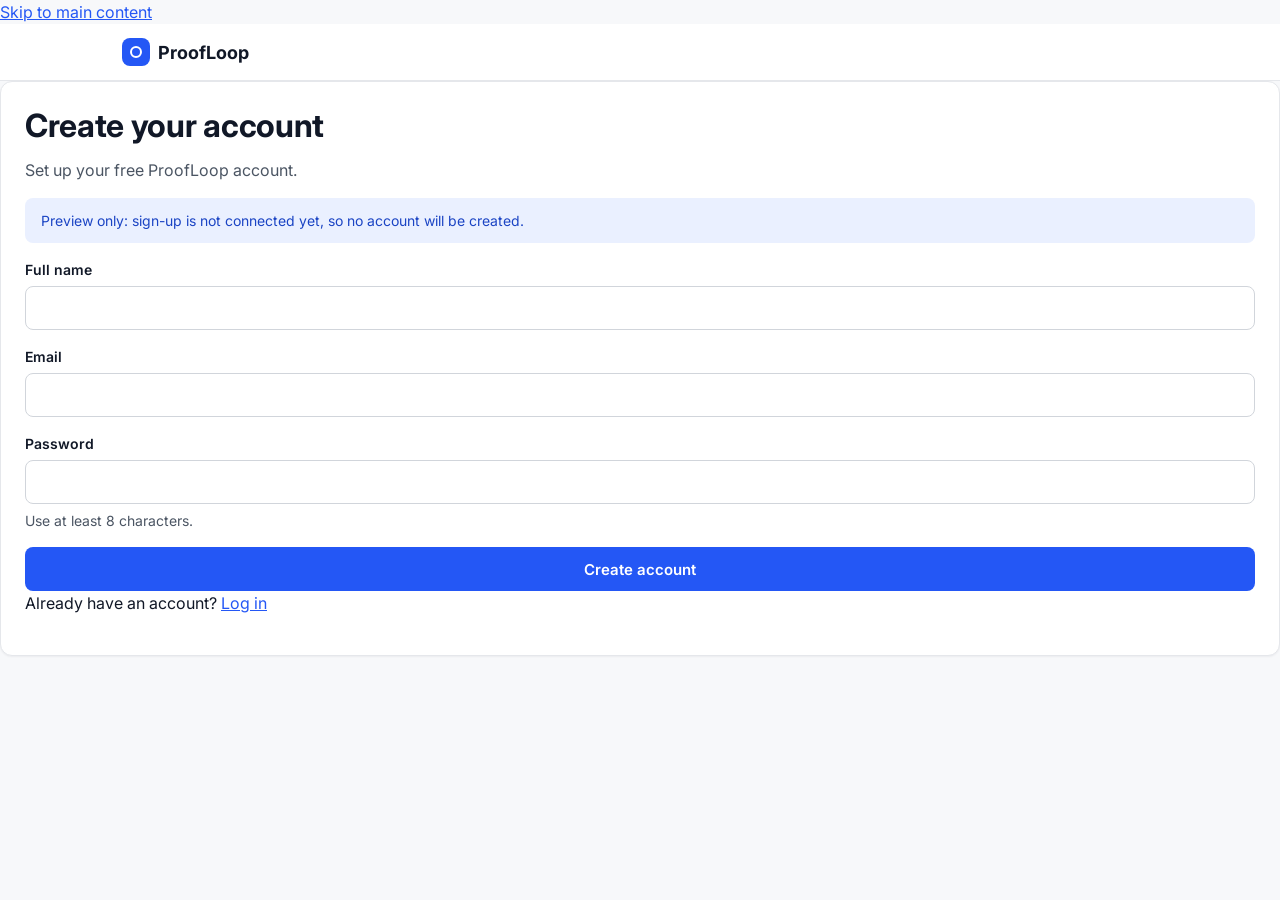
<file: public/register.html>
<!DOCTYPE html>
<html lang="en">
<head>
  <meta charset="UTF-8">
  <meta name="viewport" content="width=device-width, initial-scale=1">
  <title>Create your account — ProofLoop</title>
  <meta name="theme-color" content="#2457F5">

  <link rel="preconnect" href="https://fonts.googleapis.com">
  <link rel="preconnect" href="https://fonts.gstatic.com" crossorigin>
  <link href="https://fonts.googleapis.com/css2?family=Inter:wght@400;500;600;700&display=swap" rel="stylesheet">
  <link rel="stylesheet" href="assets/theme.css">
</head>
<body>

  <a class="skip-link" href="#main">Skip to main content</a>

  <header class="site-header">
    <div class="site-header-inner">
      <a class="brand" href="index.html"><span class="brand-mark"></span>ProofLoop</a>
    </div>
  </header>

  <main id="main" class="auth-page">
    <div class="card auth-card">
      <h1>Create your account</h1>
      <p class="text-secondary">Set up your free ProofLoop account.</p>

      <p class="notice" role="note">Preview only: sign-up is not connected yet, so no account will be created.</p>

      <!-- Layout only. Firebase sign-up will be connected in Phase 2. -->
      <form onsubmit="return false">
        <div class="form-group">
          <label class="label" for="reg-name">Full name</label>
          <input class="input" id="reg-name" name="name" type="text" autocomplete="name" required>
        </div>
        <div class="form-group">
          <label class="label" for="reg-email">Email</label>
          <input class="input" id="reg-email" name="email" type="email" autocomplete="email" autocapitalize="none" spellcheck="false" required>
        </div>
        <div class="form-group">
          <label class="label" for="reg-password">Password</label>
          <input class="input" id="reg-password" name="password" type="password" autocomplete="new-password" minlength="8" aria-describedby="reg-password-hint" required>
          <p class="field-hint" id="reg-password-hint">Use at least 8 characters.</p>
        </div>
        <button class="btn btn-primary btn-block" type="submit">Create account</button>
      </form>

      <p class="auth-footer">Already have an account? <a href="login.html">Log in</a></p>
    </div>
  </main>

</body>
</html>
</file>
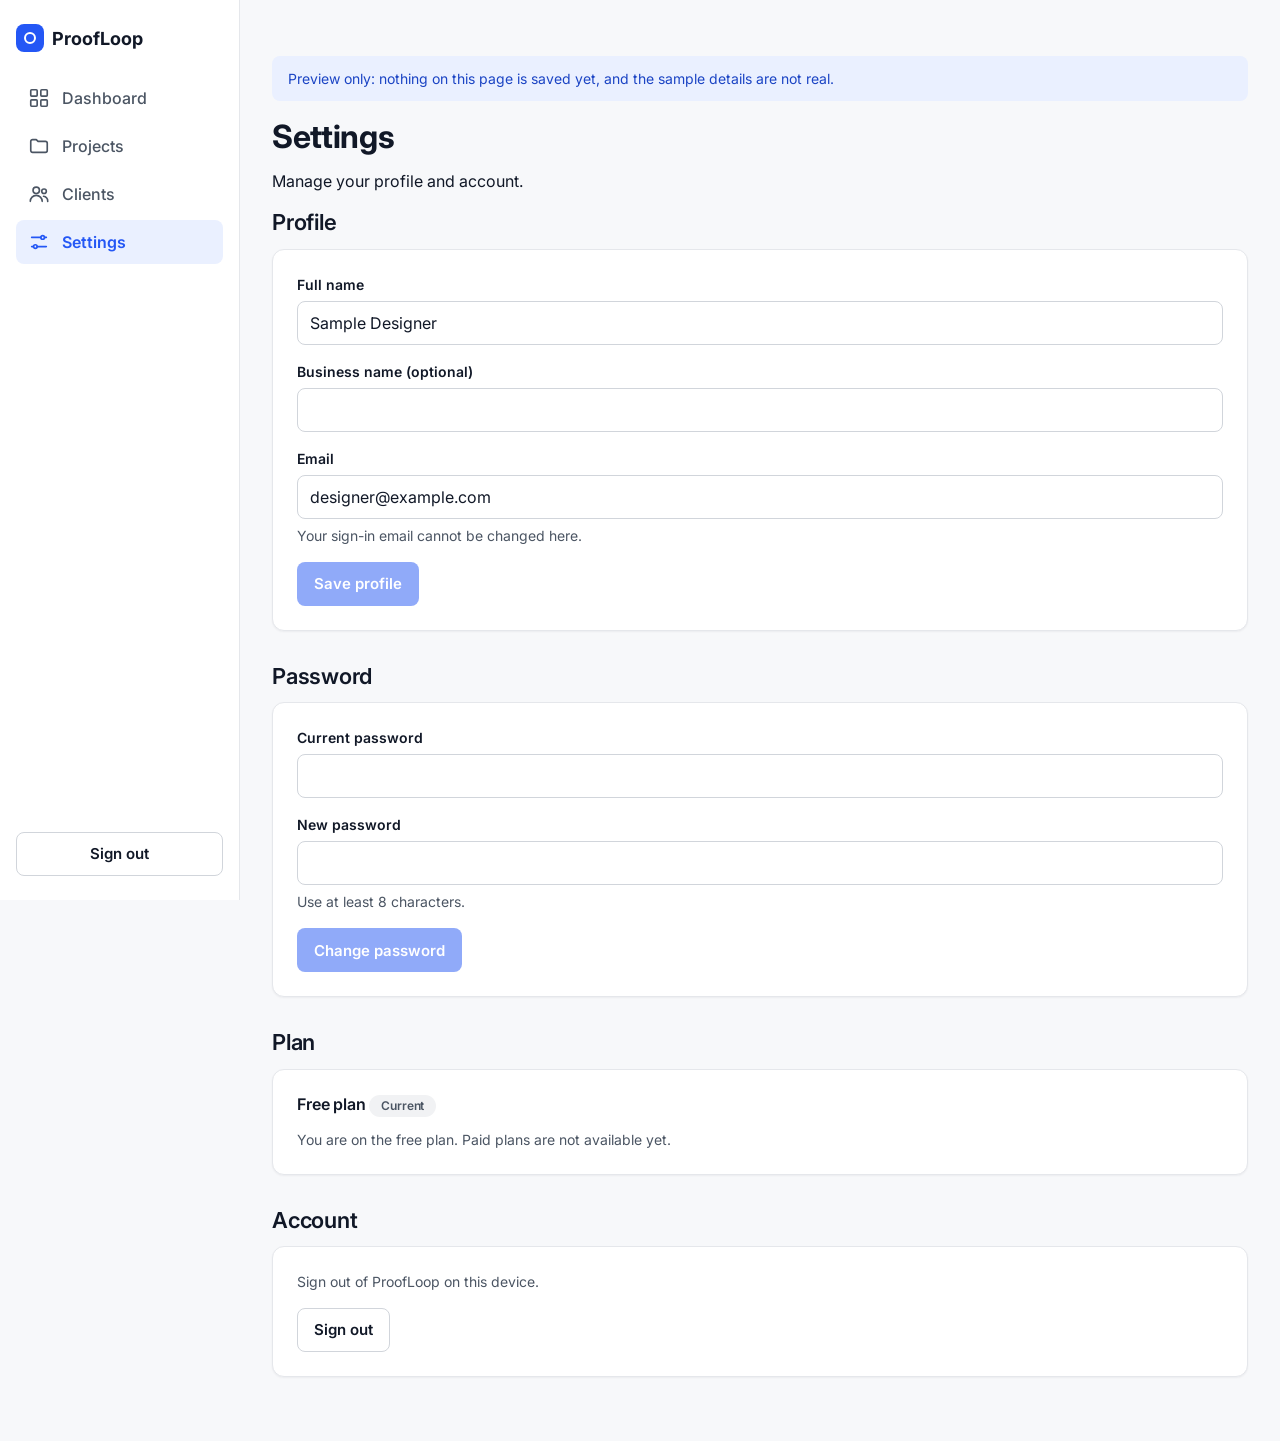
<file: public/settings.html>
<!DOCTYPE html>
<html lang="en">
<head>
  <meta charset="UTF-8">
  <meta name="viewport" content="width=device-width, initial-scale=1">
  <title>Settings — ProofLoop</title>
  <meta name="robots" content="noindex">
  <meta name="theme-color" content="#2457F5">

  <link rel="preconnect" href="https://fonts.googleapis.com">
  <link rel="preconnect" href="https://fonts.gstatic.com" crossorigin>
  <link href="https://fonts.googleapis.com/css2?family=Inter:wght@400;500;600;700&display=swap" rel="stylesheet">
  <link rel="stylesheet" href="assets/theme.css">
</head>
<body>

  <a class="skip-link" href="#main">Skip to main content</a>

  <svg width="0" height="0" style="position:absolute" aria-hidden="true" focusable="false">
    <symbol id="i-dashboard" viewBox="0 0 24 24"><rect x="3" y="3" width="7" height="7" rx="1"/><rect x="14" y="3" width="7" height="7" rx="1"/><rect x="3" y="14" width="7" height="7" rx="1"/><rect x="14" y="14" width="7" height="7" rx="1"/></symbol>
    <symbol id="i-projects" viewBox="0 0 24 24"><path d="M3 7a2 2 0 0 1 2-2h4l2 2h8a2 2 0 0 1 2 2v8a2 2 0 0 1-2 2H5a2 2 0 0 1-2-2z"/></symbol>
    <symbol id="i-clients" viewBox="0 0 24 24"><circle cx="9" cy="8" r="3.5"/><path d="M2.5 20a6.5 6.5 0 0 1 13 0"/><circle cx="17.5" cy="9" r="2.5"/><path d="M17 14.5a5 5 0 0 1 4.5 5.5"/></symbol>
    <symbol id="i-settings" viewBox="0 0 24 24"><path d="M4 7h10M18 7h2M4 17h2M10 17h10"/><circle cx="16" cy="7" r="2"/><circle cx="8" cy="17" r="2"/></symbol>
  </svg>

  <aside class="sidebar">
    <a class="brand" href="dashboard.html"><span class="brand-mark"></span>ProofLoop</a>
    <nav aria-label="Main">
      <a class="nav-link" href="dashboard.html"><svg class="nav-icon" aria-hidden="true" focusable="false"><use href="#i-dashboard"/></svg>Dashboard</a>
      <a class="nav-link" href="projects.html"><svg class="nav-icon" aria-hidden="true" focusable="false"><use href="#i-projects"/></svg>Projects</a>
      <a class="nav-link" href="clients.html"><svg class="nav-icon" aria-hidden="true" focusable="false"><use href="#i-clients"/></svg>Clients</a>
      <a class="nav-link" href="settings.html" aria-current="page"><svg class="nav-icon" aria-hidden="true" focusable="false"><use href="#i-settings"/></svg>Settings</a>
    </nav>
    <div class="sidebar-footer">
      <a class="btn btn-secondary btn-block" href="login.html">Sign out</a>
    </div>
  </aside>

  <div class="app-main">

    <header class="topbar">
      <a class="brand" href="dashboard.html"><span class="brand-mark"></span>ProofLoop</a>
    </header>

    <main id="main" class="page">

      <p class="notice" role="note">Preview only: nothing on this page is saved yet, and the sample details are not real.</p>

      <div class="page-header">
        <div>
          <h1>Settings</h1>
          <p>Manage your profile and account.</p>
        </div>
      </div>

      <!-- PROFILE -->
      <section class="section">
        <h2>Profile</h2>
        <div class="card">
          <form onsubmit="return false">
            <div class="form-grid">
              <div class="form-group">
                <label class="label" for="set-name">Full name</label>
                <input class="input" id="set-name" type="text" autocomplete="name" value="Sample Designer">
              </div>
              <div class="form-group">
                <label class="label" for="set-business">Business name (optional)</label>
                <input class="input" id="set-business" type="text" autocomplete="organization">
              </div>
              <div class="form-group span-2">
                <label class="label" for="set-email">Email</label>
                <input class="input" id="set-email" type="email" value="designer@example.com" readonly aria-describedby="set-email-hint">
                <p class="field-hint" id="set-email-hint">Your sign-in email cannot be changed here.</p>
              </div>
            </div>
            <button class="btn btn-primary" type="button" aria-disabled="true">Save profile</button>
          </form>
        </div>
      </section>

      <!-- PASSWORD -->
      <section class="section">
        <h2>Password</h2>
        <div class="card">
          <form onsubmit="return false">
            <div class="form-grid">
              <div class="form-group">
                <label class="label" for="set-current">Current password</label>
                <input class="input" id="set-current" type="password" autocomplete="current-password">
              </div>
              <div class="form-group">
                <label class="label" for="set-new">New password</label>
                <input class="input" id="set-new" type="password" autocomplete="new-password" minlength="8" aria-describedby="set-new-hint">
                <p class="field-hint" id="set-new-hint">Use at least 8 characters.</p>
              </div>
            </div>
            <button class="btn btn-primary" type="button" aria-disabled="true">Change password</button>
          </form>
        </div>
      </section>

      <!-- PLAN -->
      <section class="section">
        <h2>Plan</h2>
        <div class="card">
          <h3 class="card-title">Free plan <span class="badge badge-neutral">Current</span></h3>
          <p class="text-secondary text-small" style="margin:0">You are on the free plan. Paid plans are not available yet.</p>
        </div>
      </section>

      <!-- ACCOUNT -->
      <section class="section">
        <h2>Account</h2>
        <div class="card">
          <p class="text-secondary text-small">Sign out of ProofLoop on this device.</p>
          <a class="btn btn-secondary" href="login.html">Sign out</a>
        </div>
      </section>

    </main>
  </div>

  <nav class="bottom-nav" aria-label="Main">
    <a href="dashboard.html"><svg class="nav-icon" aria-hidden="true" focusable="false"><use href="#i-dashboard"/></svg>Dashboard</a>
    <a href="projects.html"><svg class="nav-icon" aria-hidden="true" focusable="false"><use href="#i-projects"/></svg>Projects</a>
    <a href="clients.html"><svg class="nav-icon" aria-hidden="true" focusable="false"><use href="#i-clients"/></svg>Clients</a>
    <a href="settings.html" aria-current="page"><svg class="nav-icon" aria-hidden="true" focusable="false"><use href="#i-settings"/></svg>Settings</a>
  </nav>

</body>
                                                                                         </html>
</file>
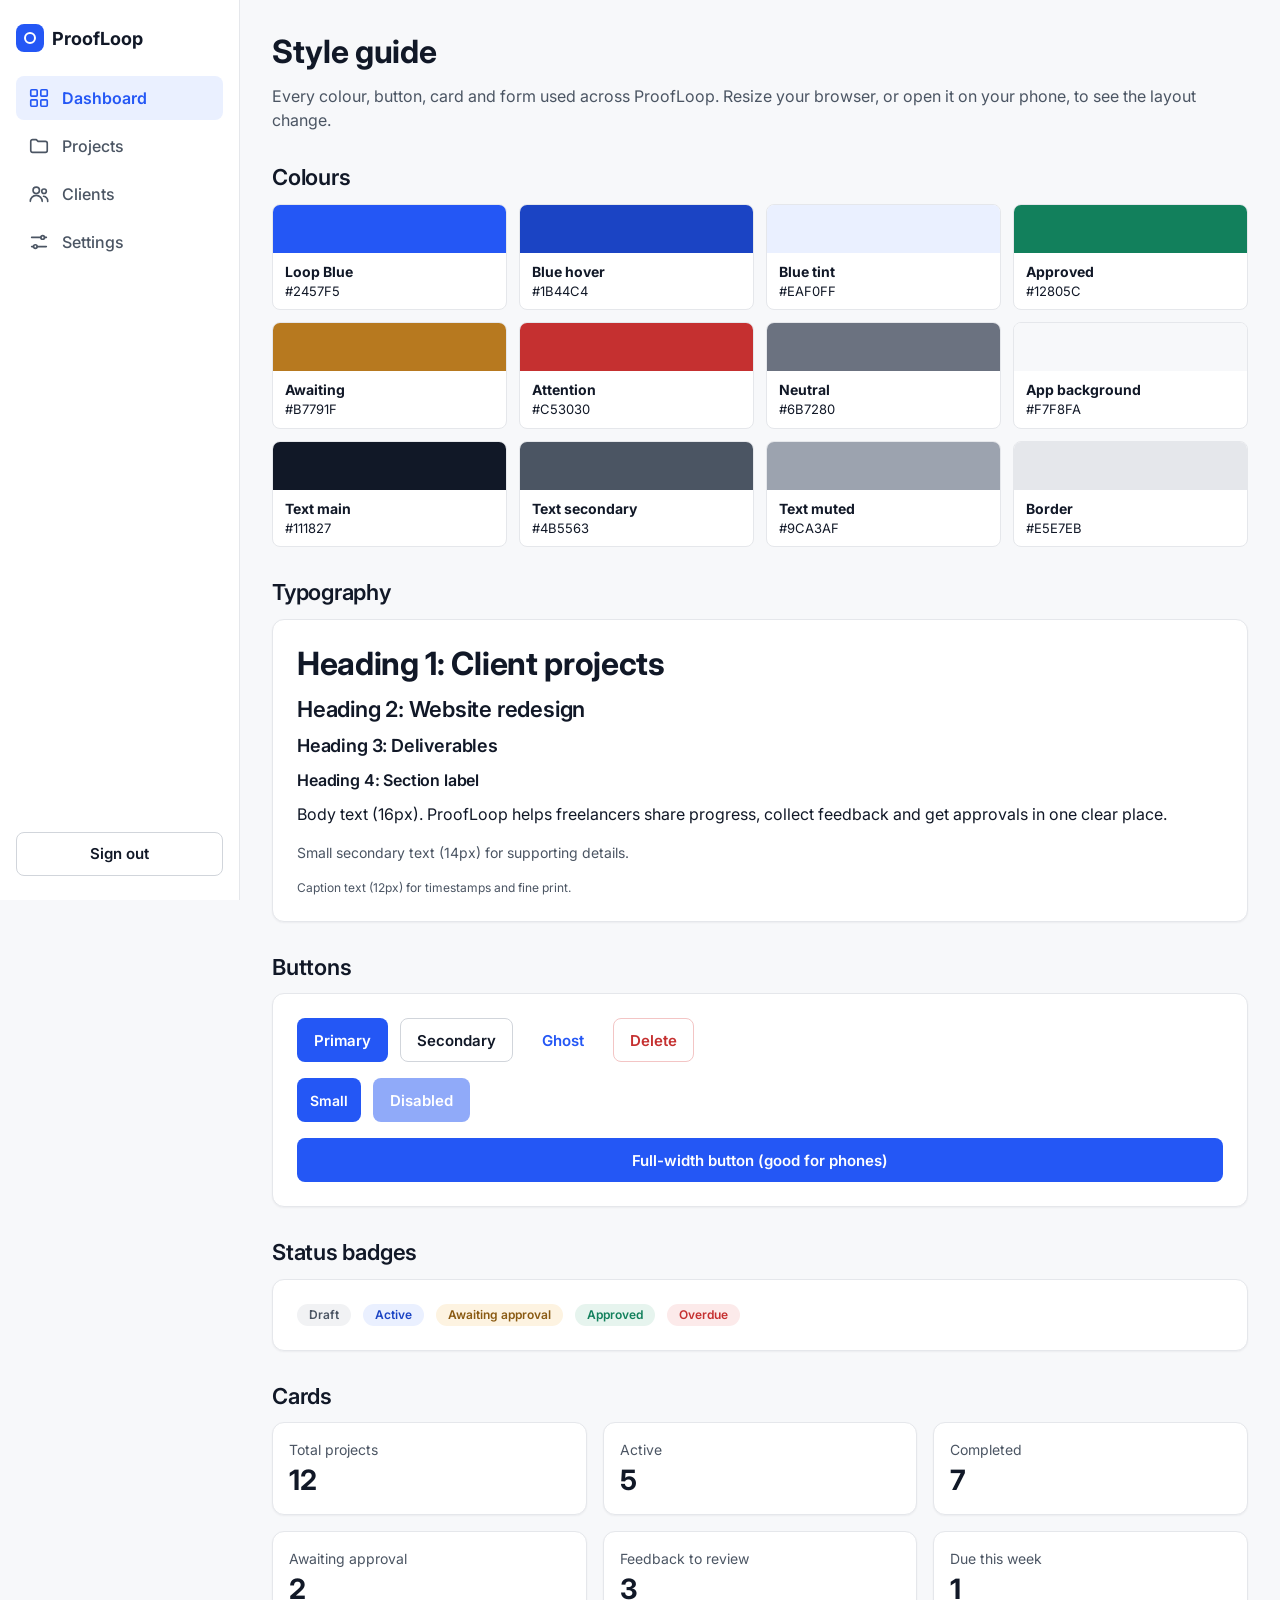
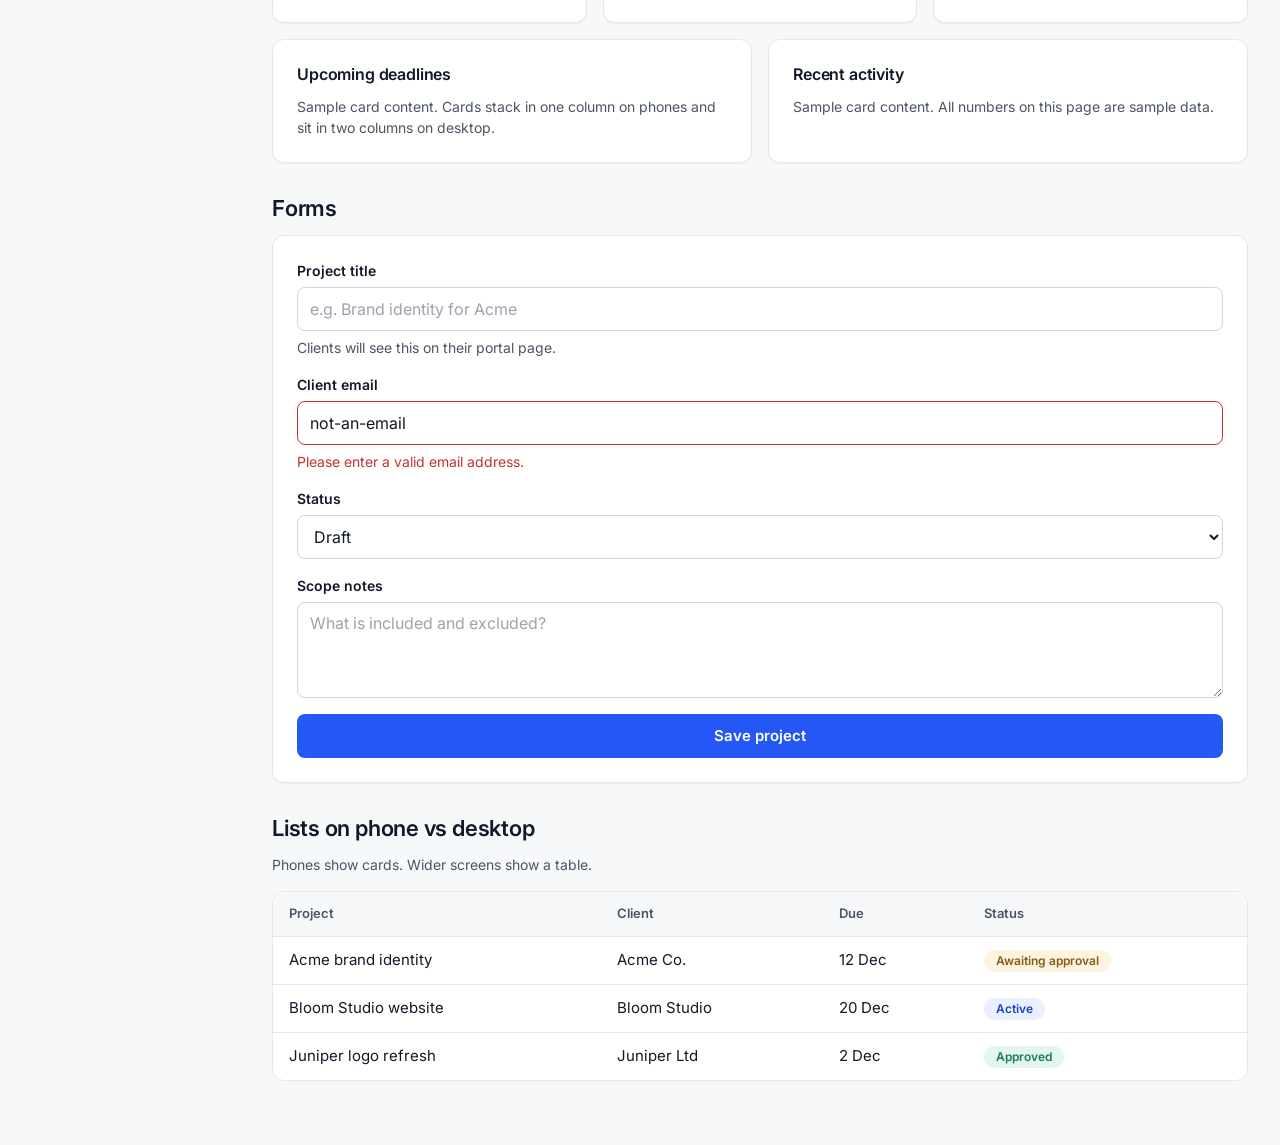
<file: public/style-guide.html>
<!DOCTYPE html>
<html lang="en">
<head>
  <meta charset="UTF-8">
  <meta name="viewport" content="width=device-width, initial-scale=1">
  <title>ProofLoop — Style Guide</title>

  <!-- Inter font (free, from Google Fonts). Falls back to system fonts if offline. -->
  <link rel="preconnect" href="https://fonts.googleapis.com">
  <link rel="preconnect" href="https://fonts.gstatic.com" crossorigin>
  <link href="https://fonts.googleapis.com/css2?family=Inter:wght@400;500;600;700&display=swap" rel="stylesheet">

  <link rel="stylesheet" href="assets/theme.css">

  <style>
    /* Page-specific styles for this demo page only */
    .swatch-grid { display: grid; gap: var(--space-3); grid-template-columns: repeat(2, 1fr); }
    @media (min-width: 768px) { .swatch-grid { grid-template-columns: repeat(4, 1fr); } }
    .swatch { border: 1px solid var(--border); border-radius: var(--radius-md); overflow: hidden; background: var(--bg-card); }
    .swatch-color { height: 48px; }
    .swatch-info { padding: var(--space-2) var(--space-3); font-size: 13px; }
    .swatch-info strong { display: block; font-size: 14px; }
  </style>
</head>
<body>

  <!-- Icon set: defined once, reused in both navigation bars -->
  <svg width="0" height="0" style="position:absolute" aria-hidden="true" focusable="false">
    <symbol id="i-dashboard" viewBox="0 0 24 24"><rect x="3" y="3" width="7" height="7" rx="1"/><rect x="14" y="3" width="7" height="7" rx="1"/><rect x="3" y="14" width="7" height="7" rx="1"/><rect x="14" y="14" width="7" height="7" rx="1"/></symbol>
    <symbol id="i-projects" viewBox="0 0 24 24"><path d="M3 7a2 2 0 0 1 2-2h4l2 2h8a2 2 0 0 1 2 2v8a2 2 0 0 1-2 2H5a2 2 0 0 1-2-2z"/></symbol>
    <symbol id="i-clients" viewBox="0 0 24 24"><circle cx="9" cy="8" r="3.5"/><path d="M2.5 20a6.5 6.5 0 0 1 13 0"/><circle cx="17.5" cy="9" r="2.5"/><path d="M17 14.5a5 5 0 0 1 4.5 5.5"/></symbol>
    <symbol id="i-settings" viewBox="0 0 24 24"><path d="M4 7h10M18 7h2M4 17h2M10 17h10"/><circle cx="16" cy="7" r="2"/><circle cx="8" cy="17" r="2"/></symbol>
  </svg>

  <!-- Desktop sidebar (hidden on phones) -->
  <aside class="sidebar">
    <a class="brand" href="#"><span class="brand-mark"></span>ProofLoop</a>
    <nav aria-label="Main">
      <a class="nav-link" href="#" aria-current="page"><svg class="nav-icon" aria-hidden="true" focusable="false"><use href="#i-dashboard"/></svg>Dashboard</a>
      <a class="nav-link" href="#"><svg class="nav-icon" aria-hidden="true" focusable="false"><use href="#i-projects"/></svg>Projects</a>
      <a class="nav-link" href="#"><svg class="nav-icon" aria-hidden="true" focusable="false"><use href="#i-clients"/></svg>Clients</a>
      <a class="nav-link" href="#"><svg class="nav-icon" aria-hidden="true" focusable="false"><use href="#i-settings"/></svg>Settings</a>
    </nav>
    <div class="sidebar-footer">
      <a class="btn btn-secondary btn-block" href="#">Sign out</a>
    </div>
  </aside>

  <div class="app-main">

    <!-- Phone top bar (hidden on desktop) -->
    <header class="topbar">
      <a class="brand" href="#"><span class="brand-mark"></span>ProofLoop</a>
    </header>

    <main class="page">

      <div class="section">
        <h1>Style guide</h1>
        <p class="text-secondary">Every colour, button, card and form used across ProofLoop. Resize your browser, or open it on your phone, to see the layout change.</p>
      </div>

      <!-- COLOURS -->
      <section class="section">
        <h2>Colours</h2>
        <div class="swatch-grid">
          <div class="swatch"><div class="swatch-color" style="background:var(--color-primary)"></div><div class="swatch-info"><strong>Loop Blue</strong>#2457F5</div></div>
          <div class="swatch"><div class="swatch-color" style="background:var(--color-primary-hover)"></div><div class="swatch-info"><strong>Blue hover</strong>#1B44C4</div></div>
          <div class="swatch"><div class="swatch-color" style="background:var(--color-primary-tint)"></div><div class="swatch-info"><strong>Blue tint</strong>#EAF0FF</div></div>
          <div class="swatch"><div class="swatch-color" style="background:var(--color-success)"></div><div class="swatch-info"><strong>Approved</strong>#12805C</div></div>
          <div class="swatch"><div class="swatch-color" style="background:var(--color-warning)"></div><div class="swatch-info"><strong>Awaiting</strong>#B7791F</div></div>
          <div class="swatch"><div class="swatch-color" style="background:var(--color-danger)"></div><div class="swatch-info"><strong>Attention</strong>#C53030</div></div>
          <div class="swatch"><div class="swatch-color" style="background:var(--color-neutral)"></div><div class="swatch-info"><strong>Neutral</strong>#6B7280</div></div>
          <div class="swatch"><div class="swatch-color" style="background:var(--bg-app)"></div><div class="swatch-info"><strong>App background</strong>#F7F8FA</div></div>
          <div class="swatch"><div class="swatch-color" style="background:var(--text-main)"></div><div class="swatch-info"><strong>Text main</strong>#111827</div></div>
          <div class="swatch"><div class="swatch-color" style="background:var(--text-secondary)"></div><div class="swatch-info"><strong>Text secondary</strong>#4B5563</div></div>
          <div class="swatch"><div class="swatch-color" style="background:var(--text-muted)"></div><div class="swatch-info"><strong>Text muted</strong>#9CA3AF</div></div>
          <div class="swatch"><div class="swatch-color" style="background:var(--border)"></div><div class="swatch-info"><strong>Border</strong>#E5E7EB</div></div>
        </div>
      </section>

      <!-- TYPOGRAPHY -->
      <section class="section">
        <h2>Typography</h2>
        <div class="card">
          <h1>Heading 1: Client projects</h1>
          <h2>Heading 2: Website redesign</h2>
          <h3>Heading 3: Deliverables</h3>
          <h4>Heading 4: Section label</h4>
          <p>Body text (16px). ProofLoop helps freelancers share progress, collect feedback and get approvals in one clear place.</p>
          <p class="text-secondary text-small">Small secondary text (14px) for supporting details.</p>
          <p class="text-caption" style="margin:0">Caption text (12px) for timestamps and fine print.</p>
        </div>
      </section>

      <!-- BUTTONS -->
      <section class="section">
        <h2>Buttons</h2>
        <div class="card stack">
          <div class="row">
            <button class="btn btn-primary" type="button">Primary</button>
            <button class="btn btn-secondary" type="button">Secondary</button>
            <button class="btn btn-ghost" type="button">Ghost</button>
            <button class="btn btn-danger" type="button">Delete</button>
          </div>
          <div class="row">
            <button class="btn btn-primary btn-sm" type="button">Small</button>
            <button class="btn btn-primary" type="button" disabled>Disabled</button>
          </div>
          <button class="btn btn-primary btn-block" type="button">Full-width button (good for phones)</button>
        </div>
      </section>

      <!-- STATUS BADGES -->
      <section class="section">
        <h2>Status badges</h2>
        <div class="card">
          <div class="row">
            <span class="badge badge-neutral">Draft</span>
            <span class="badge badge-active">Active</span>
            <span class="badge badge-warning">Awaiting approval</span>
            <span class="badge badge-success">Approved</span>
            <span class="badge badge-danger">Overdue</span>
          </div>
        </div>
      </section>

      <!-- CARDS -->
      <section class="section">
        <h2>Cards</h2>
        <div class="grid grid-stats" style="margin-bottom:var(--space-4)">
          <div class="card stat-card"><p class="stat-label">Total projects</p><p class="stat-value">12</p></div>
          <div class="card stat-card"><p class="stat-label">Active</p><p class="stat-value">5</p></div>
          <div class="card stat-card"><p class="stat-label">Completed</p><p class="stat-value">7</p></div>
          <div class="card stat-card"><p class="stat-label">Awaiting approval</p><p class="stat-value">2</p></div>
          <div class="card stat-card"><p class="stat-label">Feedback to review</p><p class="stat-value">3</p></div>
          <div class="card stat-card"><p class="stat-label">Due this week</p><p class="stat-value">1</p></div>
        </div>
        <div class="grid grid-cards">
          <div class="card">
            <h3 class="card-title">Upcoming deadlines</h3>
            <p class="text-secondary text-small" style="margin:0">Sample card content. Cards stack in one column on phones and sit in two columns on desktop.</p>
          </div>
          <div class="card">
            <h3 class="card-title">Recent activity</h3>
            <p class="text-secondary text-small" style="margin:0">Sample card content. All numbers on this page are sample data.</p>
          </div>
        </div>
      </section>

      <!-- FORMS -->
      <section class="section">
        <h2>Forms</h2>
        <div class="card">
          <form onsubmit="return false" novalidate>
            <div class="form-group">
              <label class="label" for="sg-name">Project title</label>
              <input class="input" id="sg-name" type="text" placeholder="e.g. Brand identity for Acme">
              <p class="field-hint">Clients will see this on their portal page.</p>
            </div>
            <div class="form-group">
              <label class="label" for="sg-email">Client email</label>
              <input class="input is-invalid" id="sg-email" type="email" value="not-an-email" aria-invalid="true" aria-describedby="sg-email-error">
              <p class="field-error" id="sg-email-error">Please enter a valid email address.</p>
            </div>
            <div class="form-group">
              <label class="label" for="sg-status">Status</label>
              <select class="select" id="sg-status">
                <option>Draft</option>
                <option>Active</option>
                <option>Awaiting approval</option>
                <option>Completed</option>
              </select>
            </div>
            <div class="form-group">
              <label class="label" for="sg-notes">Scope notes</label>
              <textarea class="textarea" id="sg-notes" placeholder="What is included and excluded?"></textarea>
            </div>
            <button class="btn btn-primary btn-block" type="button">Save project</button>
          </form>
        </div>
      </section>

      <!-- RESPONSIVE LIST -->
      <section class="section">
        <h2>Lists on phone vs desktop</h2>
        <p class="text-secondary text-small">Phones show cards. Wider screens show a table.</p>

        <div class="only-mobile">
          <a class="list-item" href="#">
            <p class="list-item-title">Acme brand identity</p>
            <div class="list-item-meta"><span>Acme Co.</span><span class="badge badge-warning">Awaiting approval</span></div>
          </a>
          <a class="list-item" href="#">
            <p class="list-item-title">Bloom Studio website</p>
            <div class="list-item-meta"><span>Bloom Studio</span><span class="badge badge-active">Active</span></div>
          </a>
          <a class="list-item" href="#">
            <p class="list-item-title">Juniper logo refresh</p>
            <div class="list-item-meta"><span>Juniper Ltd</span><span class="badge badge-success">Approved</span></div>
          </a>
        </div>

        <div class="only-desktop">
          <div class="table-wrap">
            <table class="table">
              <thead><tr><th>Project</th><th>Client</th><th>Due</th><th>Status</th></tr></thead>
              <tbody>
                <tr><td>Acme brand identity</td><td>Acme Co.</td><td>12 Dec</td><td><span class="badge badge-warning">Awaiting approval</span></td></tr>
                <tr><td>Bloom Studio website</td><td>Bloom Studio</td><td>20 Dec</td><td><span class="badge badge-active">Active</span></td></tr>
                <tr><td>Juniper logo refresh</td><td>Juniper Ltd</td><td>2 Dec</td><td><span class="badge badge-success">Approved</span></td></tr>
              </tbody>
            </table>
          </div>
        </div>
      </section>

    </main>
  </div>

  <!-- Phone bottom tab bar (hidden on desktop) -->
  <nav class="bottom-nav" aria-label="Main">
    <a href="#" aria-current="page"><svg class="nav-icon" aria-hidden="true" focusable="false"><use href="#i-dashboard"/></svg>Dashboard</a>
    <a href="#"><svg class="nav-icon" aria-hidden="true" focusable="false"><use href="#i-projects"/></svg>Projects</a>
    <a href="#"><svg class="nav-icon" aria-hidden="true" focusable="false"><use href="#i-clients"/></svg>Clients</a>
    <a href="#"><svg class="nav-icon" aria-hidden="true" focusable="false"><use href="#i-settings"/></svg>Settings</a>
  </nav>

</body>
                                </html>
</file>
<file: public/assets/theme.css>
/* =========================================================
   ProofLoop — theme.css (v1.4)
   Shared design system. Every page links to this file.
   Mobile-first: base styles are for phones; larger screens
   are handled in the @media (min-width: 768px) blocks.
   ========================================================= */

/* ---------- 1. DESIGN TOKENS ----------
   Change a value here and it updates everywhere. */
:root {
  /* Brand */
  --color-primary: #2457F5;        /* Loop Blue: main buttons, links, active nav */
  --color-primary-hover: #1B44C4;  /* darker blue for hover/pressed */
  --color-primary-tint: #EAF0FF;   /* very light blue backgrounds */

  /* Status colors (each has a tint background + a readable text color) */
  --color-success: #12805C;
  --color-success-tint: #E6F4EE;
  --color-warning: #B7791F;
  --color-warning-tint: #FDF3E1;
  --color-warning-text: #8A5A12;   /* darker amber so small text is readable */
  --color-danger: #C53030;
  --color-danger-tint: #FCEAEA;
  --color-neutral: #6B7280;
  --color-neutral-tint: #F1F2F4;

  /* Backgrounds and borders */
  --bg-app: #F7F8FA;               /* page background */
  --bg-card: #FFFFFF;              /* cards, sidebar, inputs */
  --border: #E5E7EB;               /* light dividers and card borders */
  --border-strong: #D1D5DB;        /* input borders */

  /* Text */
  --text-main: #111827;
  --text-secondary: #4B5563;
  --text-muted: #9CA3AF;           /* placeholders/disabled only; too light for body text */

  /* Typography */
  --font-sans: "Inter", -apple-system, BlinkMacSystemFont, "Segoe UI",
               Roboto, "Helvetica Neue", Arial, sans-serif;

  /* Spacing scale (multiples of 4px) */
  --space-1: 4px;
  --space-2: 8px;
  --space-3: 12px;
  --space-4: 16px;
  --space-5: 24px;
  --space-6: 32px;
  --space-7: 48px;

  /* Border radius */
  --radius-md: 8px;                /* buttons, inputs */
  --radius-lg: 12px;               /* cards */
  --radius-pill: 999px;            /* status badges */

  /* Misc */
  --shadow-card: 0 1px 2px rgba(17, 24, 39, 0.05);
  --tap-min: 44px;                 /* minimum touch target height */
  --sidebar-width: 240px;
  --bottom-nav-height: 64px;
  --topbar-height: 56px;
}

/* ---------- 2. BASE ---------- */
*, *::before, *::after { box-sizing: border-box; }

[hidden] { display: none !important; }   /* makes the hidden attribute always win */

html { -webkit-text-size-adjust: 100%; }

body {
  margin: 0;
  font-family: var(--font-sans);
  font-size: 16px;                 /* 16px stops mobile browsers zooming into inputs */
  line-height: 1.5;
  color: var(--text-main);
  background: var(--bg-app);
}

img, svg { max-width: 100%; }

a { color: var(--color-primary); }
a:hover { color: var(--color-primary-hover); }

:focus-visible {
  outline: 3px solid var(--color-primary);
  outline-offset: 2px;
}

/* ---------- 3. TYPOGRAPHY ---------- */
h1, h2, h3, h4 {
  margin: 0 0 var(--space-3);
  line-height: 1.25;
  letter-spacing: -0.01em;
  color: var(--text-main);
}
h1 { font-size: 28px; font-weight: 700; }
h2 { font-size: 22px; font-weight: 600; }
h3 { font-size: 18px; font-weight: 600; }
h4 { font-size: 16px; font-weight: 600; }

p { margin: 0 0 var(--space-4); }

.text-secondary { color: var(--text-secondary); }
.text-small { font-size: 14px; }
.text-caption { font-size: 12px; color: var(--text-secondary); }

@media (min-width: 768px) {
  h1 { font-size: 32px; }
}

/* ---------- 4. LAYOUT HELPERS ---------- */
.page {
  width: 100%;
  max-width: 1100px;
  margin: 0 auto;
  padding: var(--space-4);
}
@media (min-width: 768px) {
  .page { padding: var(--space-6); }
}

.stack > * + * { margin-top: var(--space-4); }
.section { margin-bottom: var(--space-6); }

.grid { display: grid; gap: var(--space-4); }
.grid-stats { grid-template-columns: repeat(2, 1fr); }   /* 2 columns on phones */
.grid-cards { grid-template-columns: 1fr; }              /* 1 column on phones */
.grid-steps { grid-template-columns: 1fr; }              /* 1 column on phones */
@media (min-width: 768px) {
  .grid-stats { grid-template-columns: repeat(3, 1fr); } /* 3 columns on desktop */
  .grid-cards { grid-template-columns: repeat(2, 1fr); }
  .grid-steps { grid-template-columns: repeat(3, 1fr); }
}

.row { display: flex; flex-wrap: wrap; gap: var(--space-3); align-items: center; }

/* Show/hide by screen size */
.only-mobile { display: block; }
.only-desktop { display: none; }
@media (min-width: 768px) {
  .only-mobile { display: none; }
  .only-desktop { display: block; }
}

/* ---------- 5. BUTTONS ---------- */
.btn {
  display: inline-flex;
  align-items: center;
  justify-content: center;
  gap: var(--space-2);
  min-height: var(--tap-min);
  padding: 0 var(--space-4);
  font-family: inherit;
  font-size: 15px;
  font-weight: 600;
  text-decoration: none;
  border: 1px solid transparent;
  border-radius: var(--radius-md);
  cursor: pointer;
  transition: background-color 0.12s, border-color 0.12s;
}
.btn-primary { background: var(--color-primary); color: #fff; }
.btn-primary:hover { background: var(--color-primary-hover); color: #fff; }

.btn-secondary {
  background: var(--bg-card);
  color: var(--text-main);
  border-color: var(--border-strong);
}
.btn-secondary:hover { background: var(--bg-app); color: var(--text-main); }

.btn-ghost { background: transparent; color: var(--color-primary); }
.btn-ghost:hover { background: var(--color-primary-tint); color: var(--color-primary-hover); }

.btn-danger {
  background: transparent;
  color: var(--color-danger);
  border-color: #F3C5C5;
}
.btn-danger:hover { background: var(--color-danger-tint); color: var(--color-danger); }

/* Small buttons keep the 44px touch target; only padding and font are smaller */
.btn-sm { min-height: var(--tap-min); padding: 0 var(--space-3); font-size: 14px; }
.btn-block { display: flex; width: 100%; }

.btn:disabled, .btn[aria-disabled="true"] {
  opacity: 0.5;
  cursor: not-allowed;
}

/* ---------- 6. CARDS ---------- */
.card {
  background: var(--bg-card);
  border: 1px solid var(--border);
  border-radius: var(--radius-lg);
  box-shadow: var(--shadow-card);
  padding: var(--space-4);
}
@media (min-width: 768px) {
  .card { padding: var(--space-5); }
}
.card-title { font-size: 16px; font-weight: 600; margin: 0 0 var(--space-3); }

/* Dashboard number cards */
.stat-card { padding: var(--space-4); }
.stat-label { font-size: 14px; color: var(--text-secondary); margin: 0 0 var(--space-1); }
.stat-value { font-size: 28px; font-weight: 700; line-height: 1.2; margin: 0; }

/* ---------- 7. STATUS BADGES ---------- */
.badge {
  display: inline-block;
  padding: 2px var(--space-3);
  font-size: 12px;
  font-weight: 600;
  line-height: 1.5;
  white-space: nowrap;
  border-radius: var(--radius-pill);
}
.badge-neutral { background: var(--color-neutral-tint); color: var(--text-secondary); }
.badge-active  { background: var(--color-primary-tint); color: var(--color-primary-hover); }
.badge-warning { background: var(--color-warning-tint); color: var(--color-warning-text); }
.badge-success { background: var(--color-success-tint); color: var(--color-success); }
.badge-danger  { background: var(--color-danger-tint);  color: var(--color-danger); }

/* ---------- 8. FORMS ---------- */
.form-group { margin-bottom: var(--space-4); }

.label {
  display: block;
  margin-bottom: 6px;
  font-size: 14px;
  font-weight: 600;
  color: var(--text-main);
}

.input, .select, .textarea {
  display: block;
  width: 100%;
  min-height: var(--tap-min);
  padding: 10px var(--space-3);
  font-family: inherit;
  font-size: 16px;
  color: var(--text-main);
  background: var(--bg-card);
  border: 1px solid var(--border-strong);
  border-radius: var(--radius-md);
}
.textarea { min-height: 96px; resize: vertical; }
.input::placeholder, .textarea::placeholder { color: var(--text-muted); }

.input:focus, .select:focus, .textarea:focus {
  outline: none;
  border-color: var(--color-primary);
  box-shadow: 0 0 0 3px var(--color-primary-tint);
}

.input.is-invalid, .select.is-invalid, .textarea.is-invalid {
  border-color: var(--color-danger);
}
.field-hint  { margin: 6px 0 0; font-size: 14px; color: var(--text-secondary); }
.field-error { margin: 6px 0 0; font-size: 14px; color: var(--color-danger); }

/* ---------- 9. BRAND + NAVIGATION ---------- */
.brand {
  display: flex;
  align-items: center;
  gap: var(--space-2);
  font-size: 18px;
  font-weight: 700;
  color: var(--text-main);
  text-decoration: none;
}
.brand:hover { color: var(--text-main); }
.brand-mark {              /* simple blue square with a ring: the "loop" */
  width: 28px;
  height: 28px;
  display: grid;
  place-items: center;
  background: var(--color-primary);
  border-radius: var(--radius-md);
}
.brand-mark::after {
  content: "";
  width: 12px;
  height: 12px;
  border: 2.5px solid #fff;
  border-radius: 50%;
}

.nav-icon {
  width: 22px;
  height: 22px;
  fill: none;
  stroke: currentColor;
  stroke-width: 1.8;
  stroke-linecap: round;
  stroke-linejoin: round;
}

/* Page frame: phone = top bar + bottom tabs; desktop = left sidebar */
.app-main { padding-bottom: calc(var(--bottom-nav-height) + env(safe-area-inset-bottom, 0px)); }

.topbar {
  position: sticky;
  top: 0;
  z-index: 10;
  height: var(--topbar-height);
  display: flex;
  align-items: center;
  padding: 0 var(--space-4);
  background: var(--bg-card);
  border-bottom: 1px solid var(--border);
}

.sidebar { display: none; }

.bottom-nav {
  position: fixed;
  left: 0;
  right: 0;
  bottom: 0;
  z-index: 10;
  display: grid;
  grid-template-columns: repeat(4, 1fr);
  min-height: var(--bottom-nav-height);
  padding-bottom: env(safe-area-inset-bottom, 0px);
  background: var(--bg-card);
  border-top: 1px solid var(--border);
}
.bottom-nav a {
  display: flex;
  flex-direction: column;
  align-items: center;
  justify-content: center;
  gap: 2px;
  font-size: 12px;
  font-weight: 500;
  color: var(--text-secondary);
  text-decoration: none;
}
.bottom-nav a[aria-current="page"] { color: var(--color-primary); font-weight: 600; }

.nav-link {
  display: flex;
  align-items: center;
  gap: var(--space-3);
  min-height: var(--tap-min);
  padding: 0 var(--space-3);
  font-weight: 500;
  color: var(--text-secondary);
  text-decoration: none;
  border-radius: var(--radius-md);
}
.nav-link:hover { background: var(--bg-app); color: var(--text-main); }
.nav-link[aria-current="page"] {
  background: var(--color-primary-tint);
  color: var(--color-primary);
  font-weight: 600;
}

@media (min-width: 768px) {
  .topbar, .bottom-nav { display: none; }
  .app-main { margin-left: var(--sidebar-width); padding-bottom: 0; }
  .sidebar {
    display: flex;
    flex-direction: column;
    gap: var(--space-5);
    position: fixed;
    top: 0;
    bottom: 0;
    left: 0;
    width: var(--sidebar-width);
    padding: var(--space-5) var(--space-4);
    background: var(--bg-card);
    border-right: 1px solid var(--border);
  }
  .sidebar nav { display: flex; flex-direction: column; gap: var(--space-1); }
  .sidebar-footer { margin-top: auto; }
}

/* ---------- 10. LISTS AND TABLES ----------
   Phones: use .list-item cards. Desktop: use .table. */
.list-item {
  display: block;
  padding: var(--space-4);
  background: var(--bg-card);
  border: 1px solid var(--border);
  border-radius: var(--radius-lg);
  color: inherit;
  text-decoration: none;
}
.list-item + .list-item { margin-top: var(--space-3); }
.list-item-title { margin: 0 0 var(--space-1); font-weight: 600; }
.list-item-meta {
  display: flex;
  justify-content: space-between;
  align-items: center;
  gap: var(--space-3);
  font-size: 14px;
  color: var(--text-secondary);
}

.table-wrap {
  overflow-x: auto;
  background: var(--bg-card);
  border: 1px solid var(--border);
  border-radius: var(--radius-lg);
}
.table { width: 100%; border-collapse: collapse; font-size: 15px; }
.table th, .table td {
  padding: var(--space-3) var(--space-4);
  text-align: left;
  border-bottom: 1px solid var(--border);
}
.table th { font-size: 13px; font-weight: 600; color: var(--text-secondary); background: var(--bg-app); }
.table tr:last-child td { border-bottom: none; }

/* ---------- 11. PROGRESS BAR + NOTICE (added v1.2) ---------- */
.progress {
  height: 8px;
  background: var(--color-neutral-tint);
  border-radius: var(--radius-pill);
  overflow: hidden;
}
.progress > span {                 /* set the width inline, e.g. style="width:75%" */
  display: block;
  height: 100%;
  background: var(--color-primary);
  border-radius: var(--radius-pill);
}

.notice {                          /* small info box */
  margin: 0 0 var(--space-4);
  padding: var(--space-3) var(--space-4);
  font-size: 14px;
  color: var(--color-primary-hover);
  background: var(--color-primary-tint);
  border-radius: var(--radius-md);
}

/* ---------- 12. PUBLIC PAGES: header, hero, footer (added v1.2) ---------- */
.site-header {
  position: sticky;
  top: 0;
  z-index: 10;
  background: var(--bg-card);
  border-bottom: 1px solid var(--border);
}
.site-header-inner {
  display: flex;
  align-items: center;
  justify-content: space-between;
  gap: var(--space-3);
  max-width: 1100px;
  min-height: var(--topbar-height);
  margin: 0 auto;
  padding: 0 var(--space-4);
}
.site-header-actions { display: flex; align-items: center; gap: var(--space-2); }
@media (min-width: 768px) {
  .site-header-inner { padding: 0 var(--space-6); }
}

.hero { padding: var(--space-5) 0 var(--space-6); }
.hero-grid { display: grid; gap: var(--space-6); align-items: center; }
.hero h1 { font-size: 32px; line-height: 1.15; margin: var(--space-3) 0 var(--space-4); }
.hero-lead { font-size: 18px; color: var(--text-secondary); margin-bottom: var(--space-5); }
.hero-actions { display: flex; flex-direction: column; gap: var(--space-3); }
@media (min-width: 768px) {
  .hero { padding: var(--space-7) 0; }
  .hero-grid { grid-template-columns: 1.1fr 0.9fr; }
  .hero h1 { font-size: 44px; }
  .hero-actions { flex-direction: row; }
}

.section-intro { max-width: 640px; color: var(--text-secondary); }

.step-number {
  width: 32px;
  height: 32px;
  display: grid;
  place-items: center;
  margin-bottom: var(--space-3);
  font-weight: 700;
  color: var(--color-primary);
  background: var(--color-primary-tint);
  border-radius: 50%;
}

.feature-list { display: grid; gap: var(--space-3); margin: 0; padding: 0; list-style: none; }
.feature-list li { display: flex; align-items: flex-start; gap: var(--space-3); }
.feature-list li::before {         /* green circle with a checkmark */
  content: "";
  flex: none;
  width: 20px;
  height: 20px;
  margin-top: 2px;
  background: var(--color-success-tint) url("data:image/svg+xml,%3Csvg xmlns='http://www.w3.org/2000/svg' viewBox='0 0 24 24' fill='none' stroke='%2312805C' stroke-width='3' stroke-linecap='round' stroke-linejoin='round'%3E%3Cpath d='M5 12.5l4.5 4.5L19 7.5'/%3E%3C/svg%3E") center / 12px no-repeat;
  border-radius: 50%;
}
/* Re
</file>
